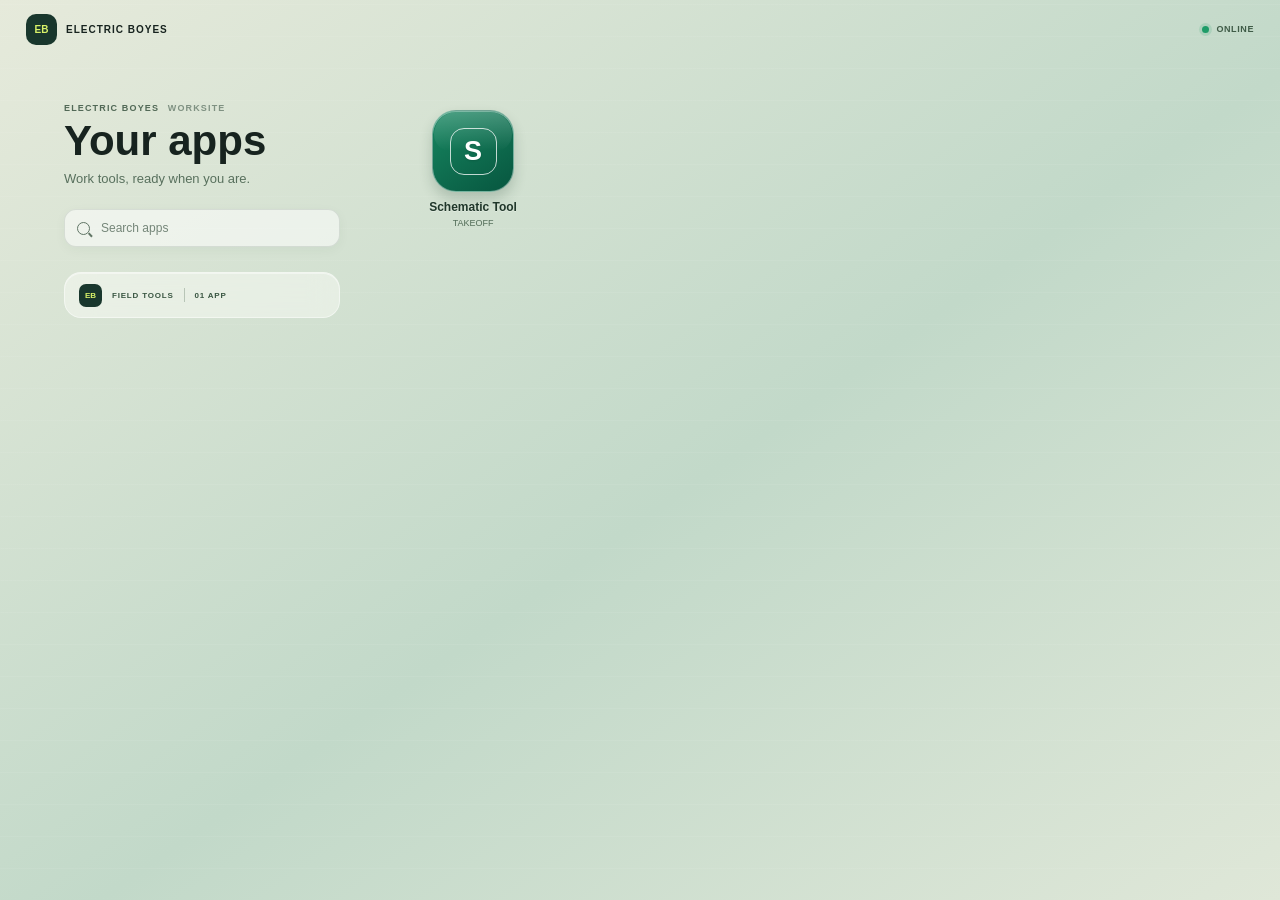
<file: index.html>
<!doctype html>
<html lang="en">
<head>
  <meta charset="utf-8">
  <meta name="viewport" content="width=device-width, initial-scale=1, viewport-fit=cover">
  <meta name="theme-color" content="#17231f">
  <meta name="apple-mobile-web-app-capable" content="yes">
  <meta name="apple-mobile-web-app-title" content="Electric Boyes">
  <link rel="manifest" href="manifest.webmanifest">
  <link rel="icon" href="app/icon.svg" type="image/svg+xml">
  <link rel="apple-touch-icon" href="app/icon.svg">
  <link rel="stylesheet" href="app/launcher.css">
  <title>Electric Boyes | Worksite Hub</title>
  <script defer src="app/catalog.js"></script>
  <script defer src="app/hub.js"></script>
</head>
<body>
  <div class="app-shell">
    <header class="topbar">
      <a class="brand" href="./" aria-label="Electric Boyes app home">
        <span class="brand-mark" aria-hidden="true">EB</span>
        <span class="brand-name">ELECTRIC BOYES</span>
      </a>
      <div class="topbar-actions">
        <div id="connectionStatus" class="connection-status" role="status" aria-live="polite">
          <span class="status-light" aria-hidden="true"></span><span id="connectionLabel">ONLINE</span>
        </div>
        <button id="installButton" class="install-button" type="button" hidden>Install</button>
      </div>
    </header>

    <main class="main-area">
      <section id="homeView" class="home-view" aria-labelledby="homeTitle">
        <div class="screen-heading">
          <div class="screen-eyebrow">ELECTRIC BOYES <span>WORKSITE</span></div>
          <h1 id="homeTitle">Your apps</h1>
          <p>Work tools, ready when you are.</p>
        </div>
        <label class="search-box" for="appSearch">
          <span class="search-icon" aria-hidden="true"></span>
          <input id="appSearch" type="search" placeholder="Search apps" autocomplete="off">
        </label>
        <div id="appGrid" class="app-grid" aria-live="polite"></div>
        <p id="emptySearch" class="empty-search" hidden>No apps match that search.</p>
        <div class="home-dock">
          <span class="dock-mark" aria-hidden="true">EB</span>
          <span>FIELD TOOLS</span>
          <span class="dock-divider"></span>
          <span id="appCount">01 APP</span>
        </div>
      </section>

      <section id="appView" class="app-view" aria-labelledby="appTitle" hidden>
        <div class="screen-toolbar">
          <button id="appBackButton" class="back-button" type="button"><span aria-hidden="true">&#8249;</span> Apps</button>
          <span class="screen-toolbar-label">APP MODULES</span>
          <span class="toolbar-spacer" aria-hidden="true"></span>
        </div>
        <div class="app-identity">
          <span id="activeAppIcon" class="app-icon large" aria-hidden="true"></span>
          <div>
            <div id="activeAppCategory" class="screen-eyebrow">WORK TOOL</div>
            <h1 id="appTitle">Schematic Tool</h1>
            <p id="appDescription"></p>
          </div>
        </div>
        <div class="section-heading"><h2>Modules</h2><span id="moduleCount">01</span></div>
        <div id="moduleGrid" class="module-grid" aria-live="polite"></div>
        <a class="add-module-link" href="README.md#adding-a-tool"><span aria-hidden="true">+</span> Add a module</a>
      </section>

      <section id="toolView" class="tool-view" aria-label="Selected module" hidden>
        <div class="tool-toolbar">
          <button id="moduleBackButton" class="back-button" type="button"><span aria-hidden="true">&#8249;</span><span id="moduleBackLabel">Schematic Tool</span></button>
          <div class="tool-location"><span id="activeToolName">SCHEMATIC TAKEOFF</span></div>
          <span class="local-save-label"><span class="save-dot"></span> ON THIS DEVICE</span>
        </div>
        <iframe id="toolFrame" title="Selected worksite module" allow="clipboard-read; clipboard-write" loading="eager"></iframe>
      </section>
    </main>
  </div>
</body>
</html>
</file>
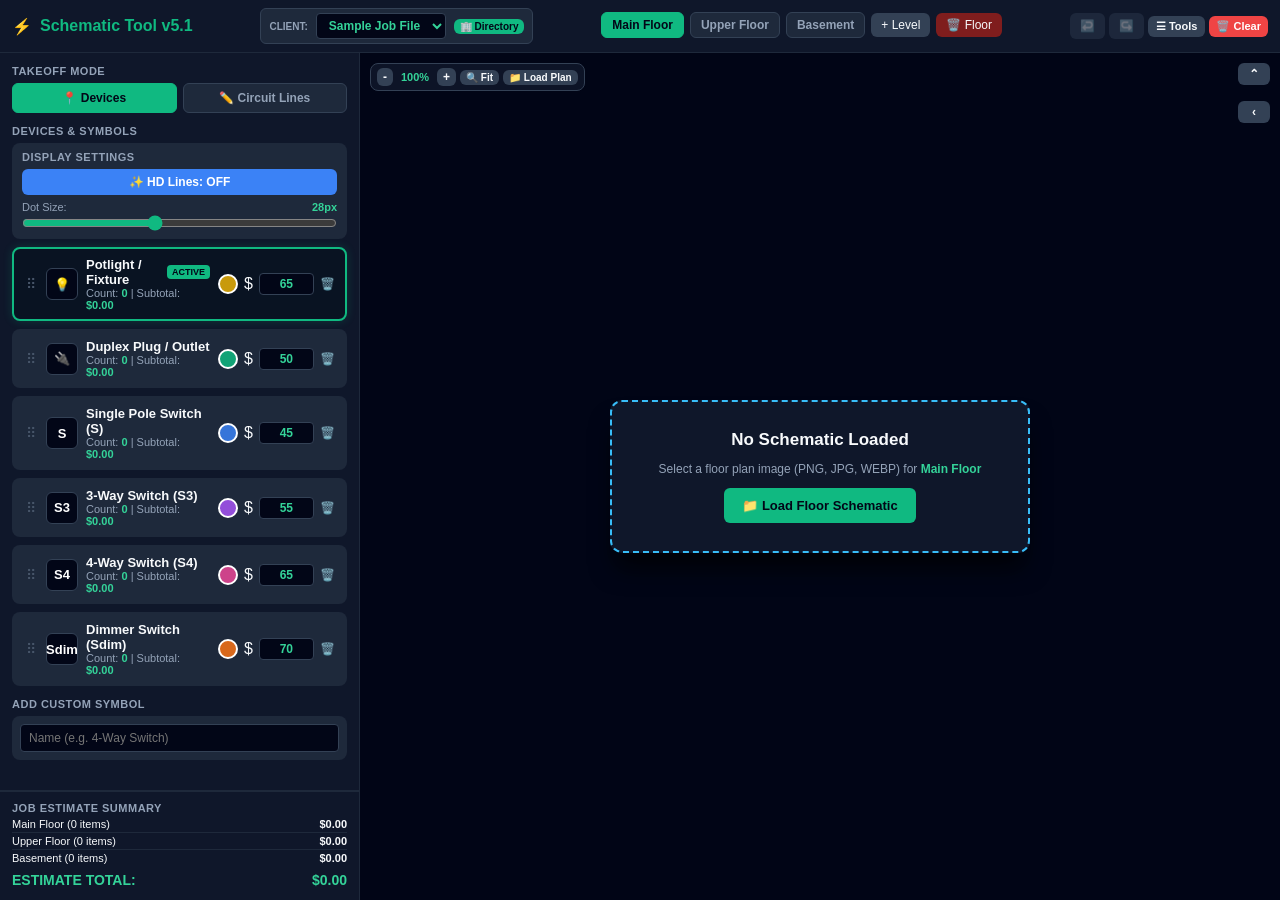
<file: tools/schematic/index.html>
<!DOCTYPE html>
<html lang="en">
<head>
  <meta charset="UTF-8">
  <meta name="viewport" content="width=device-width, initial-scale=1.0, viewport-fit=cover">
  <meta name="apple-mobile-web-app-capable" content="yes">
  <meta name="apple-mobile-web-app-status-bar-style" content="black-translucent">
  <meta name="apple-mobile-web-app-title" content="Schematic Tool v5.1">
  <meta name="theme-color" content="#020617">
  <link rel="apple-touch-icon" href="icon-180.png">
  <title>Schematic Tool v5.1 - Takeoff & Client Manager</title>
  <style>
    :root {
      --marker-size: 28px;
    }

    * { box-sizing: border-box; margin: 0; padding: 0; font-family: -apple-system, BlinkMacSystemFont, "Segoe UI", Roboto, Helvetica, Arial, sans-serif; }
    html, body { height: 100dvh; width: 100vw; overflow: hidden; background-color: #020617; color: #f8fafc; }
    
    body { display: flex; flex-direction: column; }
    
    header { background: #0f172a; border-bottom: 1px solid #1e293b; padding: 8px 12px; display: flex; justify-content: space-between; align-items: center; flex-wrap: wrap; gap: 8px; z-index: 500; flex-shrink: 0; }
    .brand { display: flex; align-items: center; gap: 8px; font-weight: bold; font-size: 16px; color: #10b981; }
    
    .client-bar { display: flex; align-items: center; gap: 8px; background: #1e293b; border: 1px solid #334155; padding: 4px 8px; border-radius: 6px; }
    .client-select { background: #020617; color: #34d399; border: 1px solid #334155; padding: 4px 8px; border-radius: 4px; font-weight: bold; font-size: 12px; outline: none; max-width: 140px; }

    .level-tabs { display: flex; gap: 6px; align-items: center; overflow-x: auto; max-width: 100%; padding-bottom: 2px; }
    .tab-btn { background: #1e293b; color: #94a3b8; border: 1px solid #334155; padding: 5px 10px; border-radius: 6px; cursor: pointer; font-size: 12px; font-weight: 600; white-space: nowrap; }
    .tab-btn.active { background: #10b981; color: #020617; border-color: #10b981; }
    .add-tab-btn { background: #334155; color: #f8fafc; border: none; padding: 5px 10px; border-radius: 6px; cursor: pointer; font-size: 12px; }
    
    /* Responsive Shell */
    .app-body { display: flex; flex: 1; min-height: 0; overflow: hidden; }

    .sidebar { width: 360px; background: #0f172a; border-right: 1px solid #1e293b; display: flex; flex-direction: column; flex-shrink: 0; }
    .sidebar-content { padding: 12px; display: flex; flex-direction: column; gap: 12px; overflow-y: auto; flex: 1; }
    .section-title { font-size: 11px; font-weight: bold; text-transform: uppercase; color: #94a3b8; letter-spacing: 0.5px; margin-bottom: 6px; }
    
    /* Device Cards */
    .device-card { background: #1e293b; border: 2px solid transparent; border-radius: 8px; padding: 8px 10px; cursor: pointer; display: flex; flex-direction: column; gap: 6px; transition: all 0.15s ease; user-select: none; }
    .device-card:hover { border-color: #334155; }
    .device-card.selected { border-color: #10b981; background: #091322; box-shadow: 0 0 10px rgba(16, 185, 129, 0.2); }
    .device-card.drag-over { border-color: #34d399; box-shadow: 0 0 0 2px rgba(52, 211, 153, 0.4); }
    .device-card.dragging { opacity: 0.4; }
    .drag-handle { cursor: grab; color: #475569; font-size: 14px; padding: 0 2px; flex-shrink: 0; touch-action: none; }
    .drag-handle:active { cursor: grabbing; }
    
    .active-badge { display: none; background: #10b981; color: #020617; font-size: 9px; font-weight: 800; padding: 2px 5px; border-radius: 4px; text-transform: uppercase; }
    .device-card.selected .active-badge { display: inline-block; }

    .device-header { display: flex; align-items: center; justify-content: space-between; width: 100%; gap: 8px; }
    .device-info { display: flex; align-items: center; gap: 8px; flex: 1; }
    
    .symbol-badge { width: 32px; height: 32px; border-radius: 6px; background: #020617; border: 1px solid #334155; display: flex; align-items: center; justify-content: center; font-size: 13px; font-weight: bold; flex-shrink: 0; cursor: pointer; color: #ffffff; }
    .device-name { font-size: 13px; font-weight: 700; color: #f8fafc; }
    .price-input { width: 55px; background: #020617; border: 1px solid #334155; color: #34d399; font-weight: bold; border-radius: 4px; padding: 3px 5px; text-align: right; font-size: 12px; }

    .color-dot-btn { width: 20px; height: 20px; border-radius: 50%; border: 2px solid #ffffff; cursor: pointer; flex-shrink: 0; }

    .collapsible-box { background: #020617; padding: 8px; border-radius: 6px; border: 1px solid #334155; margin-top: 2px; display: flex; flex-direction: column; gap: 6px; }
    .radial-dial-row { display: flex; gap: 6px; flex-wrap: wrap; align-items: center; }
    .radial-dial { width: 20px; height: 20px; border-radius: 50%; border: 2px solid rgba(255, 255, 255, 0.2); cursor: pointer; position: relative; }
    .radial-dial.active { border-color: #ffffff; box-shadow: 0 0 0 2px #10b981; transform: scale(1.1); }

    .icon-picker-grid { display: grid; grid-template-columns: repeat(7, 1fr); gap: 4px; max-height: 120px; overflow-y: auto; padding: 2px; }
    .icon-option { background: #1e293b; border: 1px solid #334155; border-radius: 4px; padding: 4px 2px; font-size: 11px; font-weight: bold; text-align: center; cursor: pointer; }
    .icon-option:hover, .icon-option.active { border-color: #10b981; background: #10b981; color: #000; }

    .mode-switch-grid { display: grid; grid-template-columns: 1fr 1fr; gap: 6px; }
    .mode-btn { background: #1e293b; color: #94a3b8; border: 1px solid #334155; padding: 7px; border-radius: 6px; font-weight: bold; font-size: 12px; cursor: pointer; display: flex; align-items: center; justify-content: center; gap: 6px; }
    .mode-btn.active { background: #10b981; color: #020617; border-color: #10b981; }

    .btn { background: #10b981; color: #020617; font-weight: bold; border: none; padding: 6px 10px; border-radius: 6px; cursor: pointer; font-size: 12px; display: inline-flex; align-items: center; justify-content: center; gap: 6px; }
    .btn:disabled { opacity: 0.4; cursor: not-allowed; }
    .btn-hd { background: #3b82f6; color: #ffffff; }
    .btn-hd.active { background: #10b981; color: #020617; }
    .btn-secondary { background: #334155; color: #f8fafc; }
    .btn-danger { background: #ef4444; color: #ffffff; }

    /* Workspace & Canvas */
    .workspace { flex: 1; background: #020617; position: relative; overflow: hidden; user-select: none; touch-action: none; }
    .plan-container { position: absolute; top: 0; left: 0; transform-origin: 0 0; border: 1px dashed #334155; border-radius: 8px; background: #090d16; user-select: none; }
    .plan-image { display: block; height: auto; user-select: none; border-radius: 8px; pointer-events: none; }
    
    .plan-image.hd-enhance {
      image-rendering: auto;
      filter: contrast(160%) brightness(110%) saturate(130%) grayscale(12%);
      transform: scale(1.02);
      transform-origin: center center;
    }

    /* Markers */
    .marker { position: absolute; width: var(--marker-size, 28px); height: var(--marker-size, 28px); border-radius: 50%; transform: translate(-50%, -50%); cursor: pointer; display: flex; align-items: center; justify-content: center; box-shadow: 0 0 6px rgba(0,0,0,0.6); border: none; pointer-events: auto; z-index: 50; transition: transform 0.1s ease; }
    .marker:hover { transform: translate(-50%, -50%) scale(1.3); z-index: 100; }

    /* Non-Zoomable Center Upload Box */
    .upload-overlay-fixed { position: absolute; inset: 0; display: flex; align-items: center; justify-content: center; z-index: 250; pointer-events: auto; background: rgba(2, 6, 23, 0.85); backdrop-filter: blur(4px); padding: 16px; }
    .upload-box-card { background: #0f172a; border: 2px dashed #38bdf8; border-radius: 12px; padding: 28px 20px; display: flex; flex-direction: column; align-items: center; justify-content: center; gap: 12px; text-align: center; max-width: 420px; width: 100%; box-shadow: 0 20px 25px -5px rgba(0, 0, 0, 0.7); }

    /* Sticky Footer Totals Card */
    .summary-card { background: #0f172a; border-top: 2px solid #1e293b; padding: 10px 12px; flex-shrink: 0; }
    .summary-row { display: flex; justify-content: space-between; font-size: 11px; padding: 2px 0; border-bottom: 1px solid #1e293b; }
    .summary-row:last-child { border-bottom: none; }
    .total-price { color: #34d399; font-weight: bold; font-size: 14px; margin-top: 4px; }

    .new-dev-form { display: flex; flex-direction: column; gap: 6px; background: #1e293b; padding: 8px; border-radius: 8px; }
    .new-dev-form.collapsed .advanced-device-tools { display: none; }
    .advanced-device-tools { display: block; }
    .input-text { background: #020617; border: 1px solid #334155; color: #fff; padding: 6px 8px; border-radius: 4px; font-size: 12px; width: 100%; }

    .scan-settings { background: #1e293b; padding: 8px 10px; border-radius: 8px; display: flex; flex-direction: column; gap: 6px; }
    .slider-container { display: flex; flex-direction: column; gap: 2px; font-size: 11px; color: #94a3b8; }
    .slider { width: 100%; accent-color: #10b981; }

    /* Zoom Menu */
    .zoom-controls { position: absolute; top: 10px; left: 10px; background: rgba(15, 23, 42, 0.90); backdrop-filter: blur(8px); border: 1px solid #334155; padding: 4px 6px; border-radius: 8px; display: flex; align-items: center; gap: 4px; z-index: 300; }
    .pan-hint { display: none; }
    .menu-chevron { position: absolute; right: 10px; z-index: 400; min-width: 32px; padding: 4px 8px; }
    .top-menu-toggle { top: 10px; }
    .side-menu-toggle { top: 48px; }
    body.top-menu-hidden header { display: none; }
    body.side-menu-hidden .sidebar { display: none; }

    /* Notifications & Modals */
    .toast-container { position: fixed; top: 70px; right: 16px; z-index: 9999; display: flex; flex-direction: column; gap: 8px; pointer-events: none; }
    .toast { pointer-events: auto; background: #0f172a; border: 1px solid #334155; color: #f8fafc; padding: 8px 14px; border-radius: 8px; font-size: 12px; font-weight: 500; box-shadow: 0 10px 25px -5px rgba(0, 0, 0, 0.6); display: flex; align-items: center; gap: 8px; border-left: 4px solid #10b981; max-width: 300px; }
    .toast.toast-warning { border-left-color: #f59e0b; }
    .toast.toast-danger { border-left-color: #ef4444; }
    .toast.toast-info { border-left-color: #0284c7; }

    .modal-overlay { position: fixed; inset: 0; background: rgba(2, 6, 23, 0.8); backdrop-filter: blur(4px); z-index: 9000; display: flex; align-items: center; justify-content: center; padding: 16px; }
    .modal-card { background: #0f172a; border: 1px solid #334155; border-radius: 12px; padding: 16px; width: 100%; max-width: 420px; box-shadow: 0 20px 25px -5px rgba(0, 0, 0, 0.8); display: flex; flex-direction: column; gap: 12px; }
    .modal-title { font-size: 15px; font-weight: bold; color: #f8fafc; }
    .modal-actions { display: flex; justify-content: flex-end; gap: 8px; margin-top: 4px; }

    .client-list { display: flex; flex-direction: column; gap: 6px; max-height: 200px; overflow-y: auto; }
    .client-item { background: #1e293b; border: 1px solid #334155; padding: 8px 10px; border-radius: 6px; display: flex; justify-content: space-between; align-items: center; cursor: pointer; }
    .client-item.active { border-color: #10b981; background: #091322; }

    .tools-menu { position: relative; }
    .tools-menu-panel { position: absolute; top: calc(100% + 6px); right: 0; display: none; flex-direction: column; gap: 5px; min-width: 170px; padding: 7px; background: #0f172a; border: 1px solid #334155; border-radius: 8px; box-shadow: 0 12px 24px rgba(0, 0, 0, 0.55); z-index: 800; }
    .tools-menu-panel.open { display: flex; }
    .tools-menu-panel .btn { width: 100%; justify-content: flex-start; }

    @media (max-width: 768px) {
      .toast-container { top: 124px; right: 10px; }
      .tools-menu-panel { position: fixed; top: 112px; right: 10px; }
    }

    @media (max-width: 900px) and (orientation: portrait) {
      .app-body { flex-direction: column-reverse; }
      .sidebar { width: 100% !important; height: auto !important; flex: 0 0 45%; border-top: 1px solid #1e293b; border-right: 0; }
      .workspace { width: 100%; height: auto !important; min-height: 0; flex: 0 0 55%; }
      body.side-menu-hidden .workspace { flex-basis: 100%; }
    }

    @media (max-width: 900px) and (orientation: landscape) and (max-height: 600px) {
      .sidebar { width: 300px; }
      header { gap: 5px; padding: 5px 8px; }
      .brand { font-size: 13px; }
      .level-tabs { max-width: 36vw; }
      .tab-btn { padding: 4px 7px; font-size: 11px; }
    }
  </style>
</head>
<body>

  <header>
    <div class="brand">
      <span>⚡</span> Schematic Tool v5.1
    </div>

    <div class="client-bar">
      <span style="font-size: 10px; color: #94a3b8; font-weight: bold;">CLIENT:</span>
      <select id="clientSelect" class="client-select" onchange="switchClient(this.value)"></select>
      <button class="btn" style="padding: 2px 6px; font-size: 10px;" onclick="openClientManager()">🏢 Directory</button>
    </div>
    
    <div class="level-tabs" id="levelTabs"></div>
    
    <div style="display: flex; gap: 4px; align-items: center; flex-wrap: wrap;">
      <button class="btn btn-secondary" id="undoBtn" onclick="undo()" disabled title="Undo">↩️</button>
      <button class="btn btn-secondary" id="redoBtn" onclick="redo()" disabled title="Redo">↪️</button>
      
      <div class="tools-menu">
        <button class="btn btn-secondary" id="toolsMenuButton" style="padding: 4px 8px; font-size: 11px;" onclick="toggleToolsMenu(event)" title="Open file and export tools">☰ Tools</button>
        <div class="tools-menu-panel" id="toolsMenuPanel">
          <button class="btn btn-secondary" onclick="runToolAction(exportSummary)">📋 Summary</button>
          <button class="btn btn-secondary" onclick="runToolAction(exportJPG)">🖼️ JPG</button>
          <button class="btn btn-secondary" onclick="runToolAction(exportPDF)">📄 PDF</button>
          <button class="btn btn-secondary" onclick="runToolAction(exportProjectJSON)">💾 Save .ebproj</button>
          <button class="btn btn-secondary" onclick="runToolAction(exportAllClients)">⬇️ Backup All</button>
          <button class="btn btn-secondary" onclick="runOpenTool()">📂 Open</button>
          <button class="btn btn-secondary" onclick="runToolAction(function() { rotateActiveSchematic(-90); })">↶ Rotate Left</button>
          <button class="btn btn-secondary" onclick="runToolAction(function() { rotateActiveSchematic(90); })">↷ Rotate Right</button>
        </div>
        <input type="file" id="importFile" accept=".json,.ebproj,.ebbackup" style="display:none;" onchange="importProjectJSON(event)">
      </div>

      <button class="btn btn-danger" style="padding: 4px 7px; font-size: 11px;" onclick="confirmClearActiveLevel()" title="Clear Level Content">🗑️ Clear</button>
    </div>
  </header>

  <div class="app-body">
    <aside class="sidebar">
      <div class="sidebar-content">
        <div>
          <div class="section-title">Takeoff Mode</div>
          <div class="mode-switch-grid">
            <button class="mode-btn active" id="modeMarkerBtn" onclick="setToolMode('marker')">📍 Devices</button>
            <button class="mode-btn" id="modeLineBtn" onclick="setToolMode('line')">✏️ Circuit Lines</button>
          </div>
        </div>

        <!-- Circuit Wiring & Arc Controls -->
        <div id="lineColorSection" class="scan-settings" style="display: none;">
          <div class="section-title" style="margin-bottom: 0;">Circuit Line Settings</div>
          <div style="font-size: 10px; color: #94a3b8;">Wire Color:</div>
          <div class="radial-dial-row" id="lineColorGrid"></div>

          <div class="slider-container">
            <div style="display: flex; justify-content: space-between;">
              <span>Thickness:</span>
              <b id="lineThicknessVal" style="color: #34d399;">4px</b>
            </div>
            <input type="range" id="lineThicknessSlider" class="slider" min="1" max="16" value="4" oninput="updateLineThickness(this.value, true)">
          </div>

          <div>
            <div style="font-size: 10px; color: #94a3b8; font-weight: 600; margin-bottom: 4px;">Pattern:</div>
            <div class="mode-switch-grid" style="grid-template-columns: 1fr 1fr 1fr;">
              <button class="mode-btn active" id="styleDottedBtn" onclick="setLineStyle('dotted')">••• Dotted</button>
              <button class="mode-btn" id="styleDashedBtn" onclick="setLineStyle('dashed')">--- Dashed</button>
              <button class="mode-btn" id="styleSolidBtn" onclick="setLineStyle('solid')">—— Solid</button>
            </div>
          </div>

          <div style="border-top: 1px dashed #334155; padding-top: 6px;">
            <div class="slider-container">
              <div style="display: flex; justify-content: space-between; align-items: center;">
                <span>Arc Curvature:</span>
                <b id="lineArcVal" style="color: #34d399;">0 (Straight)</b>
              </div>
              <input type="range" id="lineArcSlider" class="slider" min="-80" max="80" value="0" oninput="updateLineArc(this.value, true)">
            </div>

            <div class="mode-switch-grid" style="grid-template-columns: 1fr 1fr; margin-top: 6px;">
              <button class="mode-btn" onclick="flipArcDirection()">🔄 Flip Arc</button>
              <button class="mode-btn" onclick="resetArcStraight()">📏 Straight</button>
            </div>
          </div>
        </div>

        <div>
          <div class="section-title">Devices & Symbols</div>
          <div class="scan-settings" style="margin-bottom: 8px;">
            <div class="section-title" style="margin-bottom: 0;">Display Settings</div>
            <button class="btn btn-hd" id="hdBtn" onclick="toggleHDEnhance()">✨ HD Lines: OFF</button>

            <div class="slider-container">
              <div style="display: flex; justify-content: space-between;">
                <span>Dot Size:</span>
                <b id="markerSizeVal" style="color: #34d399;">28px</b>
              </div>
              <input type="range" id="markerSizeSlider" class="slider" min="5" max="60" value="28" oninput="updateMarkerSize(this.value, true)">
            </div>
          </div>
          <div id="devicePalette" style="display: flex; flex-direction: column; gap: 8px;"></div>
        </div>

        <div>
          <div class="section-title">Add Custom Symbol</div>
          <div class="new-dev-form collapsed" id="customDeviceForm">
            <input type="text" id="newDevName" placeholder="Name (e.g. 4-Way Switch)" class="input-text" oninput="toggleCustomDeviceForm(this.value)">
            
            <div class="advanced-device-tools">
              <div style="font-size: 10px; color: #94a3b8; font-weight: 600;">Symbol Icon:</div>
              <div class="icon-picker-grid" id="newDevIconGrid"></div>

              <div style="font-size: 10px; color: #94a3b8; font-weight: 600; margin-top: 2px;">Dot Color:</div>
              <div class="radial-dial-row" id="newDevRadialGrid"></div>

              <input type="number" id="newDevPrice" placeholder="Unit Price ($)" value="50" class="input-text" style="margin-top: 2px;">
              <button class="btn" onclick="addCustomDevice()">+ Add Device Type</button>
            </div>
          </div>
        </div>

      </div>

      <!-- Always Visible Footer Summary -->
      <div class="summary-card">
        <div class="section-title" style="margin-bottom: 2px;">Job Estimate Summary</div>
        <div id="summaryRows"></div>
        <div class="summary-row total-price">
          <span>ESTIMATE TOTAL:</span>
          <span id="grandTotal">$0.00</span>
        </div>
      </div>
    </aside>

    <main class="workspace" id="workspace">
      <!-- Fixed, Centered Non-Zoomable Upload Overlay -->
      <div id="uploadOverlay" class="upload-overlay-fixed" style="display: none;">
        <div class="upload-box-card">
          <p style="font-size: 17px; font-weight: bold; color: #f8fafc;">No Schematic Loaded</p>
          <p style="font-size: 12px; color: #94a3b8;">Select a floor plan image (PNG, JPG, WEBP) for <b id="targetLevelNameText" style="color:#34d399;">Active Floor</b></p>
          <input type="file" id="fileInput" accept="image/*" style="display:none;" onchange="handleImageUpload(event)">
          <button class="btn" style="padding: 10px 18px; font-size: 13px;" onclick="document.getElementById('fileInput').click()">📁 Load Floor Schematic</button>
        </div>
      </div>

      <div class="zoom-controls">
        <button class="btn btn-secondary" style="padding: 2px 6px;" onclick="zoomOut()">-</button>
        <span id="zoomVal" style="font-size: 11px; font-weight: bold; color: #34d399; min-width: 36px; text-align: center;">100%</span>
        <button class="btn btn-secondary" style="padding: 2px 6px;" onclick="zoomIn()">+</button>
        <button class="btn btn-secondary" style="padding: 2px 6px; font-size: 10px;" onclick="fitSchematicFullSize()">🔍 Fit</button>
        <button class="btn btn-secondary" style="padding: 2px 6px; font-size: 10px;" onclick="document.getElementById('fileInput').click()">📁 Load Plan</button>
      </div>

      <button class="btn btn-secondary menu-chevron top-menu-toggle" id="topMenuToggle" onmousedown="stopMenuToggleEvent(event)" ontouchstart="stopMenuToggleEvent(event)" onclick="toggleTopMenu(event)" title="Hide top menu">⌃</button>
      <button class="btn btn-secondary menu-chevron side-menu-toggle" id="sideMenuToggle" onmousedown="stopMenuToggleEvent(event)" ontouchstart="stopMenuToggleEvent(event)" onclick="toggleSideMenu(event)" title="Hide side menu">‹</button>

      <div class="plan-container" id="planContainer">
        <img id="planImage" class="plan-image" style="display:none;" />
        <svg id="svgOverlay" viewBox="0 0 100 100" preserveAspectRatio="none" style="position: absolute; inset: 0; width: 100%; height: 100%; pointer-events: none; z-index: 40;"></svg>
        <div id="markerOverlay"></div>
      </div>
    </main>
  </div>

  <div id="toastContainer" class="toast-container"></div>

  <!-- Client Directory Modal -->
  <div id="clientModal" class="modal-overlay" style="display: none;">
    <div class="modal-card">
      <div class="modal-title">Client Directory</div>
      <div class="client-list" id="clientListContainer"></div>
      
      <div style="border-top: 1px solid #334155; padding-top: 10px; display: flex; flex-direction: column; gap: 6px;">
        <div style="font-size: 11px; font-weight: bold; color: #94a3b8;">+ Add New Client Job File</div>
        <input type="text" id="newClientName" placeholder="Client Name (e.g. Miller Residence)" class="input-text">
        <input type="text" id="newClientAddress" placeholder="Site Address / Job Notes" class="input-text">
        <button class="btn" onclick="addNewClient()">Create Client File</button>
      </div>

      <div class="modal-actions">
        <button class="btn btn-secondary" onclick="closeClientManager()">Close</button>
      </div>
    </div>
  </div>

  <!-- Confirmation Modal -->
  <div id="confirmModal" class="modal-overlay" style="display: none;">
    <div class="modal-card">
      <div class="modal-title" id="confirmTitle">Confirm Action</div>
      <div style="font-size: 13px; color: #94a3b8;" id="confirmText">Are you sure?</div>
      <div class="modal-actions">
        <button class="btn btn-secondary" id="confirmCancelBtn">Cancel</button>
        <button class="btn btn-danger" id="confirmOkBtn">Confirm</button>
      </div>
    </div>
  </div>

  <script>
    var PRESET_COLORS = [
      { id: 'yellow',  rgba: 'rgba(234, 179, 8, 0.85)', solid: '#eab308' },
      { id: 'emerald', rgba: 'rgba(16, 185, 129, 0.85)', solid: '#10b981' },
      { id: 'blue',    rgba: 'rgba(59, 130, 246, 0.85)', solid: '#3b82f6' },
      { id: 'purple',  rgba: 'rgba(168, 85, 247, 0.85)', solid: '#a855f7' },
      { id: 'pink',    rgba: 'rgba(236, 72, 153, 0.85)', solid: '#ec4899' },
      { id: 'orange',  rgba: 'rgba(249, 115, 22, 0.85)', solid: '#f97316' },
      { id: 'cyan',    rgba: 'rgba(6, 182, 212, 0.85)',  solid: '#06b6d4' },
      { id: 'lime',    rgba: 'rgba(132, 204, 22, 0.85)', solid: '#84cc16' },
      { id: 'crimson', rgba: 'rgba(239, 68, 68, 0.85)',  solid: '#ef4444' },
      { id: 'indigo',  rgba: 'rgba(99, 102, 241, 0.85)', solid: '#6366f1' }
    ];

    var PRESET_ICONS = [
      '💡', '🔌', '🔀', '⚡', '🚨', '🌀', '🛜', '🔔', '☀️', '🔋', '📍', '🚪',
      '🎛️', '🔘', '🛋️', '⚙️', '🪟', '♨️', '📻', '📺', '🪛', '📶', '🎚️', '🔆',
      'R', 'S', 'S3', 'S4', 'Sdim', 'K', 'T', 'GFI', 'WP'
    ];

    var DEFAULT_DEVICES = [
      { id: 'dev_potlight', name: 'Potlight / Fixture', price: 65.00, color: PRESET_COLORS[0].rgba, icon: '💡' },
      { id: 'dev_plug', name: 'Duplex Plug / Outlet', price: 50.00, color: PRESET_COLORS[1].rgba, icon: '🔌' },
      { id: 'dev_switch', name: 'Single Pole Switch (S)', price: 45.00, color: PRESET_COLORS[2].rgba, icon: 'S' },
      { id: 'dev_3way', name: '3-Way Switch (S3)', price: 55.00, color: PRESET_COLORS[3].rgba, icon: 'S3' },
      { id: 'dev_4way', name: '4-Way Switch (S4)', price: 65.00, color: PRESET_COLORS[4].rgba, icon: 'S4' },
      { id: 'dev_dimmer', name: 'Dimmer Switch (Sdim)', price: 70.00, color: PRESET_COLORS[5].rgba, icon: 'Sdim' }
    ];

    function loadData(key, fallback) {
      try {
        var d = localStorage.getItem(key);
        return d ? JSON.parse(d) : fallback;
      } catch(e) { return fallback; }
    }

    var clientDatabase = null;
    var clientDatabaseReady = false;
    var pendingClientSave = false;

    function openClientDatabase() {
      if (!window.indexedDB) return;

      var request = window.indexedDB.open('schematic_tool_v51', 1);
      request.onupgradeneeded = function(event) {
        event.target.result.createObjectStore('app', { keyPath: 'id' });
      };
      request.onsuccess = function(event) {
        clientDatabase = event.target.result;
        var transaction = clientDatabase.transaction('app', 'readwrite');
        var store = transaction.objectStore('app');
        var readRequest = store.get('clients');

        readRequest.onsuccess = function() {
          if (Array.isArray(readRequest.result && readRequest.result.value) && readRequest.result.value.length > 0) {
            state.clients = readRequest.result.value;
            state.activeClientId = state.clients[0].id;
            syncActiveClientFromState();
            renderAll();
          } else {
            store.put({ id: 'clients', value: state.clients });
          }

          clientDatabaseReady = true;
          if (pendingClientSave) saveClientsToDatabase();
          try { localStorage.removeItem('eb_clients_v51'); } catch(e) {}
        };
      };
      request.onerror = function() { clientDatabase = null; };
    }

    function saveClientsToDatabase() {
      if (!clientDatabaseReady || !clientDatabase) {
        pendingClientSave = true;
        return;
      }

      pendingClientSave = false;
      try {
        var transaction = clientDatabase.transaction('app', 'readwrite');
        transaction.objectStore('app').put({ id: 'clients', value: state.clients });
      } catch(e) {
        pendingClientSave = true;
        console.error('IndexedDB save failed', e);
      }
    }

    function loadClients() {
      var clients = loadData('eb_clients_v51', null);
      if (Array.isArray(clients) && clients.length > 0) return clients;

      var recoveryClients = loadData('eb_clients_v51_recovery', []);
      return Array.isArray(recoveryClients) ? recoveryClients : [];
    }

    function escapeHtml(str) {
      return String(str == null ? '' : str).replace(/[&<>"']/g, function(ch) {
        return { '&': '&amp;', '<': '&lt;', '>': '&gt;', '"': '&quot;', "'": '&#39;' }[ch];
      });
    }

    var selectedNewDevColor = PRESET_COLORS[0].rgba;
    var selectedNewDevIcon = PRESET_ICONS[0];
    var activeLineColor = PRESET_COLORS[0].solid;
    var DEFAULT_MARKER_SIZE = 28;
    var legacyMarkerSize = parseInt(loadData('eb_markersize_v51', DEFAULT_MARKER_SIZE), 10) || DEFAULT_MARKER_SIZE;

    var state = {
      activeClientId: null,
      clients: loadClients(),
      toolMode: 'marker',
      activeLevelId: 'lvl_main',
      activeDeviceId: 'dev_potlight',
      lastMarkerDeviceId: 'dev_potlight',
      selectedLineId: null,
      openColorPickerDevId: null,
      openIconPickerDevId: null,
      markerSize: legacyMarkerSize,
      lineThickness: loadData('eb_linethickness_v51', 4),
      lineStyle: loadData('eb_linestyle_v51', 'dotted'),
      lineArc: loadData('eb_linearc_v51', 0),
      isHDEnhance: false,
      topMenuHidden: false,
      sideMenuHidden: false,
      isDrawingLine: false,
      lineStart: { xPct: 0, yPct: 0 },
      devices: DEFAULT_DEVICES,
      levels: [
        { id: 'lvl_main', name: 'Main Floor', imageData: null, markers: [], lines: [], markerSize: legacyMarkerSize },
        { id: 'lvl_upper', name: 'Upper Floor', imageData: null, markers: [], lines: [], markerSize: legacyMarkerSize },
        { id: 'lvl_basement', name: 'Basement', imageData: null, markers: [], lines: [], markerSize: legacyMarkerSize }
      ]
    };

    if (!state.clients || state.clients.length === 0) {
      state.clients = [{
        id: 'client_default',
        name: 'Sample Job File',
        address: '123 Site St',
        devices: JSON.parse(JSON.stringify(DEFAULT_DEVICES)),
        levels: JSON.parse(JSON.stringify(state.levels))
      }];
      state.activeClientId = 'client_default';
    } else {
      state.activeClientId = state.clients[0].id;
    }

    function syncActiveClientFromState() {
      var client = state.clients.find(function(c) { return c.id === state.activeClientId; });
      if (client) {
        state.devices = client.devices || DEFAULT_DEVICES;
        state.levels = client.levels || [];
      }
    }

    function syncActiveClientToState() {
      var client = state.clients.find(function(c) { return c.id === state.activeClientId; });
      if (client) {
        client.devices = state.devices;
        client.levels = state.levels;
      }
    }

    syncActiveClientFromState();

    var floorHistory = {};
    var saveTimer = null;
    var sliderUndoState = { thickness: false, arc: false };

    function getFloorHistory(levelId) {
      if (!levelId) levelId = state.activeLevelId;
      var key = state.activeClientId + '::' + levelId;
      if (!floorHistory[key]) floorHistory[key] = { undo: [], redo: [] };
      return floorHistory[key];
    }

    function cloneLevel(level) {
      return JSON.parse(JSON.stringify(level || { id: state.activeLevelId, name: '', imageData: null, markers: [], lines: [] }));
    }

    function pushUndo() {
      syncActiveClientToState();
      var lvl = getActiveLevel();
      if (!lvl) return;

      var hist = getFloorHistory(lvl.id);
      var snapshot = getCurrentLevelSnapshot(lvl.id);
      if (!snapshot) return;
      hist.undo.push(JSON.stringify(snapshot));
      if (hist.undo.length > 18) hist.undo.shift();
      hist.redo = [];
      updateUndoRedoButtons();
    }

    function undo() {
      var lvl = getActiveLevel();
      if (!lvl) return;

      var hist = getFloorHistory(lvl.id);
      if (hist.undo.length === 0) return;

      var currentSnapshot = getCurrentLevelSnapshot(lvl.id);
      hist.redo.push(JSON.stringify(currentSnapshot));
      var prevLevel = JSON.parse(hist.undo.pop());
      restoreLevelSnapshot(lvl.id, prevLevel);

      saveData();
      renderAll();
      showToast('Undo performed on ' + lvl.name, 'info');
    }

    function redo() {
      var lvl = getActiveLevel();
      if (!lvl) return;

      var hist = getFloorHistory(lvl.id);
      if (hist.redo.length === 0) return;

      var currentSnapshot = getCurrentLevelSnapshot(lvl.id);
      hist.undo.push(JSON.stringify(currentSnapshot));
      var nextLevel = JSON.parse(hist.redo.pop());
      restoreLevelSnapshot(lvl.id, nextLevel);

      saveData();
      renderAll();
      showToast('Redo performed on ' + lvl.name, 'info');
    }

    function updateUndoRedoButtons() {
      var lvl = getActiveLevel();
      var hist = getFloorHistory(lvl ? lvl.id : state.activeLevelId);
      document.getElementById('undoBtn').disabled = (hist.undo.length === 0);
      document.getElementById('redoBtn').disabled = (hist.redo.length === 0);
    }

    function getCurrentLevelSnapshot(levelId) {
      var found = state.levels.find(function(level) { return level.id === levelId; });
      if (!found) return null;
      return JSON.parse(JSON.stringify({
        id: found.id,
        name: found.name,
        imageData: found.imageData,
        markers: found.markers || [],
        lines: found.lines || [],
        markerSize: getLevelMarkerSize(found)
      }));
    }

    function restoreLevelSnapshot(levelId, snapshot) {
      if (!snapshot) return;
      var idx = state.levels.findIndex(function(level) { return level.id === levelId; });
      if (idx < 0) return;
      state.levels[idx] = Object.assign({}, snapshot, {
        id: levelId,
        markers: snapshot.markers || [],
        lines: snapshot.lines || [],
        imageData: snapshot.imageData || null,
        markerSize: getLevelMarkerSize(snapshot)
      });
    }

    var zoomScale = 1;
    var panX = 20;
    var panY = 20;
    var isPanning = false;

    function showToast(message, type) {
      type = type || 'success';
      var container = document.getElementById('toastContainer');
      var toast = document.createElement('div');
      toast.className = 'toast toast-' + type;
      var icon = type === 'success' ? '✅' : type === 'warning' ? '⚠️' : type === 'danger' ? '🚨' : 'ℹ️';
      toast.innerHTML = '<span>' + icon + '</span><span>' + escapeHtml(message) + '</span>';
      container.appendChild(toast);

      setTimeout(function() {
        if (toast.parentNode) toast.parentNode.removeChild(toast);
      }, 3000);
    }

    function showConfirm(title, message, onConfirm) {
      var modal = document.getElementById('confirmModal');
      document.getElementById('confirmTitle').innerText = title;
      document.getElementById('confirmText').innerText = message;
      modal.style.display = 'flex';

      var okBtn = document.getElementById('confirmOkBtn');
      var cancelBtn = document.getElementById('confirmCancelBtn');

      var cleanup = function() {
        modal.style.display = 'none';
        okBtn.onclick = null;
        cancelBtn.onclick = null;
      };

      okBtn.onclick = function() { cleanup(); onConfirm(); };
      cancelBtn.onclick = function() { cleanup(); };
    }

    function saveData() {
      try {
        syncActiveClientToState();
        saveClientsToDatabase();
        localStorage.removeItem('eb_clients_v51_recovery');
        localStorage.setItem('eb_linethickness_v51', JSON.stringify(state.lineThickness));
        localStorage.setItem('eb_linestyle_v51', JSON.stringify(state.lineStyle));
        localStorage.setItem('eb_linearc_v51', JSON.stringify(state.lineArc));
      } catch(e) {
        console.error('saveData failed', e);
        showToast('Auto-save failed (storage full?). Export a backup now!', 'danger');
      }
    }

    function scheduleSaveData() {
      if (saveTimer) clearTimeout(saveTimer);
      saveTimer = setTimeout(function() {
        saveTimer = null;
        sliderUndoState.thickness = false;
        sliderUndoState.arc = false;
        saveData();
      }, 250);
    }

    /* Client Directory */
    function renderClientSelect() {
      var sel = document.getElementById('clientSelect');
      var html = '';
      state.clients.forEach(function(c) {
        var selAttr = c.id === state.activeClientId ? 'selected' : '';
        html += '<option value="' + c.id + '" ' + selAttr + '>' + escapeHtml(c.name) + '</option>';
      });
      sel.innerHTML = html;
    }

    function switchClient(clientId) {
      pushUndo();
      syncActiveClientToState();
      state.activeClientId = clientId;
      syncActiveClientFromState();

      if (state.levels.length > 0) {
        state.activeLevelId = state.levels[0].id;
      }
      saveData();
      renderAll();
      showToast('Switched client job file', 'info');
    }

    function openClientManager() {
      renderClientList();
      document.getElementById('clientModal').style.display = 'flex';
    }

    function closeClientManager() {
      document.getElementById('clientModal').style.display = 'none';
    }

    function renderClientList() {
      var container = document.getElementById('clientListContainer');
      var html = '';
      state.clients.forEach(function(c) {
        var isActive = c.id === state.activeClientId;
        html += '<div class="client-item ' + (isActive ? 'active' : '') + '">';
        html += '  <div style="flex:1;" onclick="switchClient(\'' + c.id + '\'); closeClientManager();">';
        html += '    <div style="font-weight:bold; font-size:13px; color:#f8fafc;">' + escapeHtml(c.name) + '</div>';
        html += '    <div style="font-size:11px; color:#94a3b8;">' + escapeHtml(c.address || 'No address set') + '</div>';
        html += '  </div>';
        if (state.clients.length > 1) {
          html += '  <button class="btn btn-danger" style="padding:2px 6px; font-size:10px;" onclick="deleteClient(\'' + c.id + '\')">Delete</button>';
        }
        html += '</div>';
      });
      container.innerHTML = html;
    }

    function addNewClient() {
      var name = document.getElementById('newClientName').value.trim();
      var address = document.getElementById('newClientAddress').value.trim();

      if (!name) {
        showToast('Enter client name', 'warning');
        return;
      }

      pushUndo();
      var newC = {
        id: 'client_' + Date.now(),
        name: name,
        address: address,
        devices: JSON.parse(JSON.stringify(DEFAULT_DEVICES)),
        levels: [
          { id: 'lvl_main', name: 'Main Floor', imageData: null, markers: [], lines: [], markerSize: DEFAULT_MARKER_SIZE },
          { id: 'lvl_upper', name: 'Upper Floor', imageData: null, markers: [], lines: [], markerSize: DEFAULT_MARKER_SIZE },
          { id: 'lvl_basement', name: 'Basement', imageData: null, markers: [], lines: [], markerSize: DEFAULT_MARKER_SIZE }
        ]
      };

      state.clients.push(newC);
      state.activeClientId = newC.id;
      syncActiveClientFromState();

      document.getElementById('newClientName').value = '';
      document.getElementById('newClientAddress').value = '';
      closeClientManager();
      saveData();
      renderAll();
      showToast('Created client file', 'success');
    }

    function deleteClient(clientId) {
      showConfirm('Delete Client', 'Are you sure you want to delete this entire client file?', function() {
        pushUndo();
        state.clients = state.clients.filter(function(c) { return c.id !== clientId; });
        if (state.activeClientId === clientId) {
          state.activeClientId = state.clients[0].id;
          syncActiveClientFromState();
        }
        saveData();
        renderAll();
        renderClientList();
        showToast('Client file deleted', 'danger');
      });
    }

    /* Import & Export Tools */
    function exportProjectJSON() {
      syncActiveClientToState();
      var client = state.clients.find(function(c) { return c.id === state.activeClientId; });
      var dataStr = "data:text/json;charset=utf-8," + encodeURIComponent(JSON.stringify(client, null, 2));
      var downloadAnchor = document.createElement('a');
      var filename = (client.name || 'takeoff_project').replace(/[^a-z0-9]/gi, '_').toLowerCase() + '.ebproj';
      downloadAnchor.setAttribute("href", dataStr);
      downloadAnchor.setAttribute("download", filename);
      document.body.appendChild(downloadAnchor);
      downloadAnchor.click();
      downloadAnchor.remove();
      showToast('Project saved as ' + filename, 'success');
    }

    function importProjectJSON(event) {
      var file = event.target.files[0];
      if (!file) return;

      var reader = new FileReader();
      reader.onload = function(e) {
        try {
          var parsed = JSON.parse(e.target.result);

          if (Array.isArray(parsed)) {
            importAllClients(parsed);
            return;
          }

          if (!parsed || !parsed.id || !Array.isArray(parsed.levels)) {
            showToast('Invalid project file format', 'danger');
            return;
          }

          pushUndo();
          parsed.id = 'client_' + Date.now();
          parsed.devices = Array.isArray(parsed.devices) ? parsed.devices : JSON.parse(JSON.stringify(DEFAULT_DEVICES));
          parsed.levels.forEach(function(lvl) {
            lvl.markers = Array.isArray(lvl.markers) ? lvl.markers : [];
            lvl.lines = Array.isArray(lvl.lines) ? lvl.lines : [];
          });
          state.clients.push(parsed);
          state.activeClientId = parsed.id;
          syncActiveClientFromState();

          saveData();
          renderAll();
          showToast('Imported project file', 'success');
        } catch(err) {
          showToast('Failed to parse project file', 'danger');
        }
      };
      reader.readAsText(file);
      event.target.value = '';
    }

    function exportAllClients() {
      syncActiveClientToState();
      var dataStr = "data:text/json;charset=utf-8," + encodeURIComponent(JSON.stringify(state.clients, null, 2));
      var downloadAnchor = document.createElement('a');
      var filename = 'schematic_tool_v5_1_full_backup_' + new Date().toISOString().slice(0, 10) + '.ebbackup';
      downloadAnchor.setAttribute("href", dataStr);
      downloadAnchor.setAttribute("download", filename);
      document.body.appendChild(downloadAnchor);
      downloadAnchor.click();
      downloadAnchor.remove();
      showToast('Full backup saved as ' + filename, 'success');
    }

    function importAllClients(clientsArray) {
      if (!clientsArray.length) {
        showToast('Backup file has no client data', 'danger');
        return;
      }
      showConfirm('Restore Full Backup', 'This replaces ALL current clients (' + state.clients.length + ') with ' + clientsArray.length + ' from the backup file. Continue?', function() {
        state.clients = clientsArray;
        state.activeClientId = clientsArray[0].id;
        syncActiveClientFromState();
        saveData();
        renderAll();
        showToast('Full backup restored', 'success');
      });
    }

    function exportJPG() {
      renderCompositeCanvas(function(canvas) {
        var link = document.createElement('a');
        link.download = (getActiveLevel().name || 'schematic') + '_takeoff.jpg';
        link.href = canvas.toDataURL('image/jpeg', 0.92);
        link.click();
        showToast('Exported JPG image', 'success');
      });
    }

    function exportPDF() {
      renderCompositeCanvas(function(canvas) {
        var imgData = canvas.toDataURL('image/jpeg', 0.9);
        var win = window.open('', '_blank');
        win.document.write('<html><head><title>Print Takeoff PDF</title>');
        win.document.write('<style>body{margin:0; padding:20px; text-align:center; background:#fff; font-family:sans-serif;} img{max-width:100%; height:auto; border:1px solid #ccc;}</style>');
        win.document.write('</head><body>');
        win.document.write('<h2>Schematic Tool v5.1 Takeoff: ' + getActiveLevel().name + '</h2>');
        win.document.write('<img src="' + imgData + '"/>');
        win.document.write('<script>setTimeout(function(){ window.print(); }, 500);<\/script>');
        win.document.write('</body></html>');
        win.document.close();
        showToast('Opened printable PDF window', 'info');
      });
    }

    function renderCompositeCanvas(callback) {
      var lvl = getActiveLevel();
      var imgEl = document.getElementById('planImage');
      if (!lvl || !lvl.imageData || !imgEl.naturalWidth) {
        showToast('No schematic loaded for this floor', 'warning');
        return;
      }

      var canvas = document.createElement('canvas');
      var w = imgEl.naturalWidth;
      var h = imgEl.naturalHeight;
      canvas.width = w;
      canvas.height = h;
      var ctx = canvas.getContext('2d');

      ctx.drawImage(imgEl, 0, 0, w, h);

      if (lvl.lines) {
        lvl.lines.forEach(function(l) {
          var x1 = (l.x1Pct / 100) * w;
          var y1 = (l.y1Pct / 100) * h;
          var x2 = (l.x2Pct / 100) * w;
          var y2 = (l.y2Pct / 100) * h;

          ctx.beginPath();
          ctx.strokeStyle = l.color;
          ctx.lineWidth = l.thickness * (w / 1000);
          ctx.lineCap = 'round';

          if (l.style === 'dotted') ctx.setLineDash([2, 8]);
          else if (l.style === 'dashed') ctx.setLineDash([12, 8]);
          else ctx.setLineDash([]);

          var a = l.arc || 0;
          if (Math.abs(a) > 0.1) {
            var mx = (x1 + x2) / 2;
            var my = (y1 + y2) / 2;
            var dx = x2 - x1;
            var dy = y2 - y1;
            var dist = Math.hypot(dx, dy);
            var nx = -dy / dist;
            var ny = dx / dist;
            var curveScale = Math.min(1, dist / 35);
            var cx = mx + nx * (a * curveScale);
            var cy = my + ny * (a * curveScale);
            ctx.moveTo(x1, y1);
            ctx.quadraticCurveTo(cx, cy, x2, y2);
          } else {
            ctx.moveTo(x1, y1);
            ctx.lineTo(x2, y2);
          }
          ctx.stroke();
          ctx.setLineDash([]);
        });
      }

      if (lvl.markers) {
        lvl.markers.forEach(function(m) {
          var dev = state.devices.find(function(d) { return d.id === m.deviceId; });
          if (!dev) return;

          var cx = (m.xPct / 100) * w;
          var cy = (m.yPct / 100) * h;
          var radius = (getLevelMarkerSize(lvl) / 2) * (w / 1000);

          ctx.beginPath();
          ctx.arc(cx, cy, radius, 0, 2 * Math.PI, false);
          ctx.fillStyle = dev.color;
          ctx.fill();
        });
      }

      callback(canvas);
    }

    /* Floor Plan & Level Management */
    function getActiveLevel() {
      var lvl = state.levels.find(function(l) { return l.id === state.activeLevelId; });
      if (!lvl && state.levels.length > 0) {
        state.activeLevelId = state.levels[0].id;
        lvl = state.levels[0];
      }
      if (lvl && !lvl.lines) lvl.lines = [];
      if (lvl && !lvl.markers) lvl.markers = [];
      if (lvl) lvl.markerSize = getLevelMarkerSize(lvl);
      return lvl;
    }

    function getLevelMarkerSize(level) {
      var markerSize = parseInt(level && level.markerSize, 10);
      return markerSize >= 5 && markerSize <= 60 ? markerSize : legacyMarkerSize;
    }

    function rotatePercentPoint(xPct, yPct, degrees) {
      if (degrees === 90) return { xPct: 100 - yPct, yPct: xPct };
      return { xPct: yPct, yPct: 100 - xPct };
    }

    function rotateActiveSchematic(degrees) {
      var lvl = getActiveLevel();
      if (!lvl || !lvl.imageData) {
        showToast('No schematic loaded for this floor', 'warning');
        return;
      }

      var source = new Image();
      source.onload = function() {
        pushUndo();
        var canvas = document.createElement('canvas');
        canvas.width = source.naturalHeight;
        canvas.height = source.naturalWidth;
        var ctx = canvas.getContext('2d');

        if (degrees === 90) {
          ctx.translate(canvas.width, 0);
          ctx.rotate(Math.PI / 2);
        } else {
          ctx.translate(0, canvas.height);
          ctx.rotate(-Math.PI / 2);
        }
        ctx.drawImage(source, 0, 0);
        lvl.imageData = canvas.toDataURL('image/png');

        lvl.markers.forEach(function(marker) {
          var markerPoint = rotatePercentPoint(marker.xPct, marker.yPct, degrees);
          marker.xPct = markerPoint.xPct;
          marker.yPct = markerPoint.yPct;
        });
        lvl.lines.forEach(function(line) {
          var start = rotatePercentPoint(line.x1Pct, line.y1Pct, degrees);
          var end = rotatePercentPoint(line.x2Pct, line.y2Pct, degrees);
          line.x1Pct = start.xPct;
          line.y1Pct = start.yPct;
          line.x2Pct = end.xPct;
          line.y2Pct = end.yPct;
          line.arc = -(line.arc || 0);
        });

        saveData();
        renderCanvas();
        renderSummary();
        var image = document.getElementById('planImage');
        image.onload = function() {
          if (state.activeLevelId === lvl.id) fitSchematicFullSize();
          image.onload = null;
        };
        image.src = lvl.imageData;
        showToast(degrees === 90 ? 'Rotated schematic right' : 'Rotated schematic left', 'success');
      };
      source.onerror = function() { showToast('Unable to rotate this schematic', 'danger'); };
      source.src = lvl.imageData;
    }

    function handleImageUpload(e, levelId) {
      var file = e.target.files[0];
      if (!file) return;

      var targetLevel = levelId ? state.levels.find(function(lvl) { return lvl.id === levelId; }) : getActiveLevel();
      if (!targetLevel) return;

      var reader = new FileReader();
      reader.onload = function(evt) {
        pushUndo();
        targetLevel.imageData = evt.target.result;
        saveData();
        renderCanvas();
        renderSummary();
        var img = document.getElementById('planImage');
        if (img) {
          img.onload = function() {
            if (state.activeLevelId === targetLevel.id) fitSchematicFullSize();
            img.onload = null;
          };
          img.src = targetLevel.imageData;
        }
        showToast('Loaded schematic for ' + targetLevel.name, 'success');
      };
      reader.readAsDataURL(file);
      e.target.value = '';
    }

    function switchLevel(lvlId) {
      state.activeLevelId = lvlId;
      state.selectedLineId = null;
      renderAll();
    }

    function addNewLevel() {
      var name = prompt('Level Name (e.g. Garage / Patio):');
      if (!name) return;
      pushUndo();
      var newLvl = { id: 'lvl_' + Date.now(), name: name, imageData: null, markers: [], lines: [], markerSize: DEFAULT_MARKER_SIZE };
      state.levels.push(newLvl);
      state.activeLevelId = newLvl.id;
      saveData();
      renderAll();
    }

    function confirmClearActiveLevel() {
      var lvl = getActiveLevel();
      if (!lvl || (lvl.markers.length === 0 && lvl.lines.length === 0)) return;

      showConfirm('Clear Level Content', 'Delete all markers and circuit lines on ' + lvl.name + '?', function() {
        pushUndo();
        lvl.markers = [];
        lvl.lines = [];
        saveData();
        renderAll();
        showToast('Cleared level content', 'danger');
      });
    }

    /* Controls & Drawing Modes */
    function updateMarkerSize(val, persist) {
      state.markerSize = parseInt(val, 10) || DEFAULT_MARKER_SIZE;
      var lvl = getActiveLevel();
      if (lvl) lvl.markerSize = state.markerSize;
      document.documentElement.style.setProperty('--marker-size', state.markerSize + 'px');
      document.getElementById('markerSizeVal').innerText = state.markerSize + 'px';
      document.getElementById('markerSizeSlider').value = state.markerSize;
      if (persist) scheduleSaveData();
    }

    function updateLineThickness(val, updateLastLine) {
      state.lineThickness = parseInt(val, 10) || 4;
      document.getElementById('lineThicknessVal').innerText = state.lineThickness + 'px';
      document.getElementById('lineThicknessSlider').value = state.lineThickness;

      if (updateLastLine !== false) {
        var lvl = getActiveLevel();
        if (lvl && lvl.lines && lvl.lines.length > 0) {
          var targetLine = state.selectedLineId ?
            lvl.lines.find(function(l) { return l.id === state.selectedLineId; }) :
            lvl.lines[lvl.lines.length - 1];
          if (targetLine) {
            if (!sliderUndoState.thickness) {
              pushUndo();
              sliderUndoState.thickness = true;
            }
            targetLine.thickness = state.lineThickness;
            renderLines();
          }
        }
      }
      if (updateLastLine !== false) scheduleSaveData();
    }

    function setLineStyle(style, updateLastLine) {
      state.lineStyle = style;
      document.getElementById('styleDottedBtn').classList.toggle('active', style === 'dotted');
      document.getElementById('styleDashedBtn').classList.toggle('active', style === 'dashed');
      document.getElementById('styleSolidBtn').classList.toggle('active', style === 'solid');

      if (updateLastLine !== false) {
        var lvl = getActiveLevel();
        if (lvl && lvl.lines && lvl.lines.length > 0) {
          var targetLine = state.selectedLineId ?
            lvl.lines.find(function(l) { return l.id === state.selectedLineId; }) :
            lvl.lines[lvl.lines.length - 1];
          if (targetLine) {
            pushUndo();
            targetLine.style = state.lineStyle;
            saveData();
            renderLines();
          }
        }
        saveData();
      }
    }

    function updateLineArc(val, updateLastLine) {
      state.lineArc = parseInt(val, 10) || 0;
      var valEl = document.getElementById('lineArcVal');
      if (valEl) {
        if (state.lineArc === 0) valEl.innerText = '0 (Straight)';
        else if (state.lineArc > 0) valEl.innerText = '+' + state.lineArc + ' (Arc Right)';
        else valEl.innerText = state.lineArc + ' (Arc Left)';
      }
      var slider = document.getElementById('lineArcSlider');
      if (slider) slider.value = state.lineArc;

      if (updateLastLine) {
        var lvl = getActiveLevel();
        if (lvl && lvl.lines && lvl.lines.length > 0) {
          var targetLine = state.selectedLineId ? 
            lvl.lines.find(function(l) { return l.id === state.selectedLineId; }) : 
            lvl.lines[lvl.lines.length - 1];
          if (targetLine) {
            if (!sliderUndoState.arc) {
              pushUndo();
              sliderUndoState.arc = true;
            }
            targetLine.arc = state.lineArc;
            renderLines();
          }
        }
      }
      if (updateLastLine) scheduleSaveData();
    }

    function flipArcDirection() {
      var newArc = (state.lineArc === 0) ? 25 : -1 * state.lineArc;
      updateLineArc(newArc, true);
    }

    function resetArcStraight() {
      updateLineArc(0, true);
    }

    function getDashArray(style, thickness) {
      if (style === 'dotted') return '0.1 ' + (thickness * 2.2);
      if (style === 'dashed') return (thickness * 3) + ' ' + (thickness * 2);
      return 'none';
    }

    function getArcPath(x1, y1, x2, y2, arc) {
      var a = parseFloat(arc) || 0;
      if (Math.abs(a) < 0.1) return 'M ' + x1 + ' ' + y1 + ' L ' + x2 + ' ' + y2;
      var mx = (x1 + x2) / 2;
      var my = (y1 + y2) / 2;
      var dx = x2 - x1;
      var dy = y2 - y1;
      var dist = Math.hypot(dx, dy);
      if (dist < 0.001) return 'M ' + x1 + ' ' + y1 + ' L ' + x2 + ' ' + y2;
      var nx = -dy / dist;
      var ny = dx / dist;
      var curveScale = Math.min(1, dist / 35);
      var cx = mx + nx * (a * curveScale);
      var cy = my + ny * (a * curveScale);
      return 'M ' + x1 + ' ' + y1 + ' Q ' + cx + ' ' + cy + ' ' + x2 + ' ' + y2;
    }

    function setToolMode(mode) {
      state.toolMode = mode;
      document.getElementById('modeMarkerBtn').classList.toggle('active', mode === 'marker');
      document.getElementById('modeLineBtn').classList.toggle('active', mode === 'line');
      document.getElementById('lineColorSection').style.display = (mode === 'line') ? 'flex' : 'none';
      if (mode === 'line') state.activeDeviceId = null;
      else if (mode === 'marker' && !state.activeDeviceId && state.devices.length > 0) {
        var rememberedDevice = state.devices.find(function(dev) { return dev.id === state.lastMarkerDeviceId; });
        state.activeDeviceId = rememberedDevice ? rememberedDevice.id : state.devices[0].id;
      }
      renderDevicePalette();
    }

    function toggleHDEnhance() {
      state.isHDEnhance = !state.isHDEnhance;
      var btn = document.getElementById('hdBtn');
      var img = document.getElementById('planImage');
      btn.innerText = state.isHDEnhance ? '✨ HD Lines: ON' : '✨ HD Lines: OFF';
      btn.classList.toggle('active', state.isHDEnhance);
      if (img) img.classList.toggle('hd-enhance', state.isHDEnhance);
      if (img) {
        img.style.filter = state.isHDEnhance ? 'contrast(125%) brightness(108%) saturate(120%)' : '';
        img.style.transform = state.isHDEnhance ? 'scale(1.01)' : '';
      }
      showToast(state.isHDEnhance ? 'HD image enhancement enabled' : 'HD image enhancement disabled', 'info');
    }

    function stopMenuToggleEvent(event) {
      if (event) event.stopPropagation();
    }

    function toggleToolsMenu(event) {
      stopMenuToggleEvent(event);
      document.getElementById('toolsMenuPanel').classList.toggle('open');
    }

    function closeToolsMenu() {
      document.getElementById('toolsMenuPanel').classList.remove('open');
    }

    function runToolAction(action) {
      closeToolsMenu();
      action();
    }

    function runOpenTool() {
      closeToolsMenu();
      document.getElementById('importFile').click();
    }

    function updateMenuToggleButtons() {
      var topButton = document.getElementById('topMenuToggle');
      var sideButton = document.getElementById('sideMenuToggle');
      topButton.innerText = state.topMenuHidden ? '⌄' : '⌃';
      topButton.title = state.topMenuHidden ? 'Show top menu' : 'Hide top menu';
      sideButton.innerText = state.sideMenuHidden ? '›' : '‹';
      sideButton.title = state.sideMenuHidden ? 'Show side menu' : 'Hide side menu';
    }

    function toggleTopMenu(event) {
      stopMenuToggleEvent(event);
      state.topMenuHidden = !state.topMenuHidden;
      document.body.classList.toggle('top-menu-hidden', state.topMenuHidden);
      updateMenuToggleButtons();
    }

    function toggleSideMenu(event) {
      stopMenuToggleEvent(event);
      state.sideMenuHidden = !state.sideMenuHidden;
      document.body.classList.toggle('side-menu-hidden', state.sideMenuHidden);
      updateMenuToggleButtons();
    }

    function fitSchematicFullSize() {
      var workspace = document.getElementById('workspace');
      var img = document.getElementById('planImage');
      if (!img || !img.naturalWidth || img.style.display === 'none') return;
      var wsWidth = workspace.clientWidth - 30;
      var wsHeight = workspace.clientHeight - 30;
      var scaleX = wsWidth / img.naturalWidth;
      var scaleY = wsHeight / img.naturalHeight;
      zoomScale = Math.min(scaleX, scaleY);
      if (zoomScale <= 0) zoomScale = 1;
      panX = Math.max(15, (workspace.clientWidth - (img.naturalWidth * zoomScale)) / 2);
      panY = Math.max(15, (workspace.clientHeight - (img.naturalHeight * zoomScale)) / 2);
      updateTransform();
    }

    function updateTransform() {
      var container = document.getElementById('planContainer');
      if (container) container.style.transform = 'translate(' + panX + 'px, ' + panY + 'px) scale(' + zoomScale + ')';
      document.getElementById('zoomVal').innerText = Math.round(zoomScale * 100) + '%';
    }

    function zoomIn() { applyZoom(1.25); }
    function zoomOut() { applyZoom(1 / 1.25); }
    function applyZoom(factor) {
      var ws = document.getElementById('workspace');
      var rect = ws.getBoundingClientRect();
      var mx = rect.width / 2;
      var my = rect.height / 2;
      var newScale = Math.min(Math.max(0.1, zoomScale * factor), 10);
      panX = mx - (mx - panX) * (newScale / zoomScale);
      panY = my - (my - panY) * (newScale / zoomScale);
      zoomScale = newScale;
      updateTransform();
    }

    var workspaceEl = document.getElementById('workspace');
    var pendingPan = null;
    var pinchZoom = { active: false, startDistance: 0, startZoom: 1, contentX: 0, contentY: 0 };

    function setZoomFromCenter(factor) {
      var ws = document.getElementById('workspace');
      var rect = ws.getBoundingClientRect();
      var cx = rect.width / 2;
      var cy = rect.height / 2;
      var newScale = Math.min(Math.max(0.2, zoomScale * factor), 10);
      panX = cx - (cx - panX) * (newScale / zoomScale);
      panY = cy - (cy - panY) * (newScale / zoomScale);
      zoomScale = newScale;
      updateTransform();
    }

    workspaceEl.addEventListener('wheel', function(e) {
      if (Math.abs(e.deltaX) > Math.abs(e.deltaY)) {
        e.preventDefault();
        panX += e.deltaX * 1.1;
        panY += e.deltaY * 0.15;
        updateTransform();
        return;
      }

      e.preventDefault();
      var delta = e.deltaY < 0 ? 1.12 : 0.88;
      setZoomFromCenter(delta);
    }, { passive: false });

    workspaceEl.addEventListener('mousedown', function(e) {
      if (e.button === 1 || e.button === 2) {
        pendingPan = { x: e.clientX, y: e.clientY, panX: panX, panY: panY, moved: false };
        return;
      }
      if (e.button !== 0) return;
      if (state.toolMode === 'line') {
        handleMouseDown(e);
        return;
      }
      pendingPan = { x: e.clientX, y: e.clientY, panX: panX, panY: panY, moved: false };
    });

    window.addEventListener('mousemove', function(e) {
      if (state.toolMode === 'line') {
        if (state.isDrawingLine) handleMouseMove(e);
        return;
      }
      if (!pendingPan) return;
      var dx = e.clientX - pendingPan.x;
      var dy = e.clientY - pendingPan.y;
      if (Math.abs(dx) > 6 || Math.abs(dy) > 6) {
        pendingPan.moved = true;
        panX = pendingPan.panX + dx;
        panY = pendingPan.panY + dy;
        updateTransform();
      }
    });

    window.addEventListener('mouseup', function(e) {
      if (state.toolMode === 'line') {
        handleMouseUp(e);
        return;
      }
      if (!pendingPan) return;
      if (!pendingPan.moved) {
        handleCanvasClick(e);
      }
      pendingPan = null;
    });

    function getTouchDistance(touches) {
      if (touches.length < 2) return 0;
      var dx = touches[0].clientX - touches[1].clientX;
      var dy = touches[0].clientY - touches[1].clientY;
      return Math.hypot(dx, dy);
    }

    workspaceEl.addEventListener('touchstart', function(e) {
      if (e.touches.length === 2) {
        pinchZoom.active = true;
        pinchZoom.startDistance = getTouchDistance(e.touches);
        pinchZoom.startZoom = zoomScale;
        var startCenterX = (e.touches[0].clientX + e.touches[1].clientX) / 2;
        var startCenterY = (e.touches[0].clientY + e.touches[1].clientY) / 2;
        var workspaceRect = workspaceEl.getBoundingClientRect();
        pinchZoom.contentX = (startCenterX - workspaceRect.left - panX) / zoomScale;
        pinchZoom.contentY = (startCenterY - workspaceRect.top - panY) / zoomScale;
      } else if (e.touches.length === 1) {
        if (state.toolMode === 'line') {
          handleMouseDown({ button: 0, clientX: e.touches[0].clientX, clientY: e.touches[0].clientY });
        } else {
          pendingPan = { x: e.touches[0].clientX, y: e.touches[0].clientY, panX: panX, panY: panY, moved: false };
        }
      }
    }, { passive: false });

    workspaceEl.addEventListener('touchmove', function(e) {
      if (e.touches.length === 2 && pinchZoom.active) {
        e.preventDefault();
        var dist = getTouchDistance(e.touches);
        if (dist > 0) {
          var scaleFactor = dist / pinchZoom.startDistance;
          var newScale = Math.min(Math.max(0.2, pinchZoom.startZoom * scaleFactor), 10);
          var centerX = (e.touches[0].clientX + e.touches[1].clientX) / 2;
          var centerY = (e.touches[0].clientY + e.touches[1].clientY) / 2;
          var rect = workspaceEl.getBoundingClientRect();
          panX = centerX - rect.left - pinchZoom.contentX * newScale;
          panY = centerY - rect.top - pinchZoom.contentY * newScale;
          zoomScale = newScale;
          updateTransform();
        }
        return;
      }

      if (state.toolMode === 'line') {
        if (e.touches.length === 1 && state.isDrawingLine) {
          handleMouseMove({ clientX: e.touches[0].clientX, clientY: e.touches[0].clientY });
        }
        return;
      }

      if (e.touches.length === 1 && pendingPan) {
        var touch = e.touches[0];
        var dx = touch.clientX - pendingPan.x;
        var dy = touch.clientY - pendingPan.y;
        if (Math.abs(dx) > 6 || Math.abs(dy) > 6) {
          pendingPan.moved = true;
          panX = pendingPan.panX + dx;
          panY = pendingPan.panY + dy;
          updateTransform();
        }
      }
    }, { passive: false });

    workspaceEl.addEventListener('touchend', function(e) {
      if (pinchZoom.active) {
        pinchZoom.active = false;
        pendingPan = null;
        state.isDrawingLine = false;
        removePreviewLine();
        return;
      }

      if (state.toolMode === 'line') {
        handleMouseUp({ button: 0, clientX: e.changedTouches[0].clientX, clientY: e.changedTouches[0].clientY });
        return;
      }
      if (e.changedTouches.length === 1 && pendingPan && !pendingPan.moved) {
        var touch = e.changedTouches[0];
        handleCanvasClick({ clientX: touch.clientX, clientY: touch.clientY });
      }
      pendingPan = null;
      pinchZoom.active = false;
    });

    /* Click-To-Delete Handlers (markers removed via proximity check in handleCanvasClick) */

    function removeLine(lineId, e) {
      if (e) e.stopPropagation();
      var lvl = getActiveLevel();
      if (!lvl) return;
      pushUndo();
      lvl.lines = lvl.lines.filter(function(l) { return l.id !== lineId; });
      if (state.selectedLineId === lineId) state.selectedLineId = null;
      saveData();
      renderLines();
      showToast('Circuit line deleted', 'info');
    }

    function getCanvasPointFromEvent(event) {
      var planContainer = document.getElementById('planContainer');
      var imgEl = document.getElementById('planImage');
      if (!planContainer || !imgEl || !imgEl.naturalWidth || !imgEl.naturalHeight) return null;

      var rect = planContainer.getBoundingClientRect();
      if (event.clientX < rect.left || event.clientX > rect.right || event.clientY < rect.top || event.clientY > rect.bottom) return null;

      var xPct = ((event.clientX - rect.left) / rect.width) * 100;
      var yPct = ((event.clientY - rect.top) / rect.height) * 100;
      return { xPct: Math.min(Math.max(0, xPct), 100), yPct: Math.min(Math.max(0, yPct), 100) };
    }

    function handleMouseDown(e) {
      if (e.button !== 0 || isPanning) return;
      var point = getCanvasPointFromEvent(e);
      if (!point) return;

      if (state.toolMode === 'line') {
        state.isDrawingLine = true;
        state.lineStart = { xPct: point.xPct, yPct: point.yPct };
      }
    }

    function handleMouseMove(e) {
      if (state.toolMode === 'line' && state.isDrawingLine) {
        var point = getCanvasPointFromEvent(e);
        if (!point) return;
        renderPreviewLine(state.lineStart.xPct, state.lineStart.yPct, point.xPct, point.yPct, activeLineColor, state.lineThickness, state.lineStyle, state.lineArc);
      }
    }

    function handleMouseUp(e) {
      if (state.toolMode === 'line' && state.isDrawingLine) {
        state.isDrawingLine = false;
        var point = getCanvasPointFromEvent(e);
        if (!point) {
          removePreviewLine();
          return;
        }

        if (Math.hypot(point.xPct - state.lineStart.xPct, point.yPct - state.lineStart.yPct) > 0.5) {
          var lvl = getActiveLevel();
          if (lvl) {
            pushUndo();
            var newLineId = 'line_' + Date.now();
            state.selectedLineId = newLineId;
            lvl.lines.push({
              id: newLineId,
              x1Pct: state.lineStart.xPct,
              y1Pct: state.lineStart.yPct,
              x2Pct: point.xPct,
              y2Pct: point.yPct,
              color: activeLineColor,
              thickness: state.lineThickness,
              style: state.lineStyle,
              arc: state.lineArc
            });
            saveData();
            renderLines();
          }
        }
        removePreviewLine();
        return;
      }

      if (state.toolMode === 'marker' && e.button === 0 && !isPanning) {
        handleCanvasClick(e);
      }
    }

    function removeExistingMarkerAtPoint(xPct, yPct, event) {
      var lvl = getActiveLevel();
      if (!lvl || !lvl.markers) return false;

      var markerTarget = event && event.target && event.target.closest ? event.target.closest('.marker') : null;
      var existing = markerTarget && markerTarget.dataset.markerId ?
        lvl.markers.find(function(m) { return m.id === markerTarget.dataset.markerId; }) : null;

      var planContainer = document.getElementById('planContainer');
      if (!planContainer) return false;
      var planRect = planContainer.getBoundingClientRect();
      var markerSize = getLevelMarkerSize(lvl);
      var markerRadiusX = (markerSize / 2) / planRect.width * 100;
      var markerRadiusY = (markerSize / 2) / planRect.height * 100;
      if (!existing) {
        existing = lvl.markers.find(function(m) {
          var dx = (m.xPct - xPct) / markerRadiusX;
          var dy = (m.yPct - yPct) / markerRadiusY;
          return Math.hypot(dx, dy) <= 1;
        });
      }

      if (!existing) return false;

      pushUndo();
      lvl.markers = lvl.markers.filter(function(m) { return m.id !== existing.id; });
      saveData();
      refreshMarkerView();
      showToast('Device marker removed', 'info');
      return true;
    }

    function refreshMarkerView() {
      renderCanvas();
      renderDevicePalette();
      renderSummary();
      updateUndoRedoButtons();
    }

    function handleCanvasClick(event) {
      var lvl = getActiveLevel();
      if (!lvl || !lvl.imageData) return;

      var point = getCanvasPointFromEvent(event);
      if (!point) return;

      if (!state.topMenuHidden && !state.sideMenuHidden && removeExistingMarkerAtPoint(point.xPct, point.yPct, event)) return;
      if (!state.activeDeviceId) return;

      pushUndo();
      lvl.markers.push({
        id: 'm_' + Date.now() + '_' + Math.random().toString(36).substr(2, 4),
        deviceId: state.activeDeviceId,
        xPct: point.xPct,
        yPct: point.yPct
      });

      saveData();
      refreshMarkerView();
    }

    function renderPreviewLine(x1, y1, x2, y2, color, thickness, style, arc) {
      removePreviewLine();
      var svg = document.getElementById('svgOverlay');
      if (!svg) return;
      var path = document.createElementNS('http://www.w3.org/2000/svg', 'path');
      path.setAttribute('id', 'previewLine');
      path.setAttribute('d', getArcPath(x1, y1, x2, y2, arc));
      path.setAttribute('stroke', color);
      path.setAttribute('stroke-width', thickness || 4);
      path.setAttribute('fill', 'none');
      path.setAttribute('stroke-linecap', 'round');
      path.setAttribute('stroke-dasharray', getDashArray(style, thickness || 4));
      path.setAttribute('vector-effect', 'non-scaling-stroke');
      svg.appendChild(path);
    }

    function removePreviewLine() {
      var prev = document.getElementById('previewLine');
      if (prev && prev.parentNode) prev.parentNode.removeChild(prev);
    }

    function renderLines() {
      var svg = document.getElementById('svgOverlay');
      if (!svg) return;
      var lvl = getActiveLevel();
      if (!lvl || !lvl.lines) {
        svg.innerHTML = '';
        return;
      }

      var html = '';
      lvl.lines.forEach(function(l) {
        var thick = l.thickness || 4;
        var style = l.style || 'dotted';
        var dash = getDashArray(style, thick);
        var pathD = getArcPath(l.x1Pct, l.y1Pct, l.x2Pct, l.y2Pct, l.arc || 0);

        html += '<path vector-effect="non-scaling-stroke" d="' + pathD + '" fill="none" ' +
                'stroke="' + l.color + '" stroke-width="' + thick + '" stroke-linecap="round" stroke-dasharray="' + dash + '" ' +
                'style="pointer-events:stroke; cursor:pointer;" onclick="removeLine(\'' + l.id + '\', event)">' +
                '<title>Click to delete circuit line</title></path>';
      });
      svg.innerHTML = html;
    }

    function selectDevice(devId) {
      state.activeDeviceId = devId;
      state.lastMarkerDeviceId = devId;
      state.openColorPickerDevId = null;
      state.openIconPickerDevId = null;
      setToolMode('marker');
    }

    function toggleCustomDeviceForm(value) {
      var form = document.getElementById('customDeviceForm');
      if (!form) return;
      var isOpen = !!(value && value.trim().length > 0);
      form.classList.toggle('collapsed', !isOpen);
    }

    function updatePrice(devId, newPrice) {
      var dev = state.devices.find(function(d) { return d.id === devId; });
      if (dev) {
        pushUndo();
        dev.price = parseFloat(newPrice) || 0;
        saveData();
        renderAll();
      }
    }

    function toggleCardColorPicker(devId, e) {
      if (e) e.stopPropagation();
      state.openColorPickerDevId = (state.openColorPickerDevId === devId) ? null : devId;
      state.openIconPickerDevId = null;
      renderDevicePalette();
    }

    function toggleCardIconPicker(devId, e) {
      if (e) e.stopPropagation();
      state.openIconPickerDevId = (state.openIconPickerDevId === devId) ? null : devId;
      state.openColorPickerDevId = null;
      renderDevicePalette();
    }

    function setDeviceColor(devId, rgbaColor) {
      var dev = state.devices.find(function(d) { return d.id === devId; });
      if (dev) {
        pushUndo();
        dev.color = rgbaColor;
        state.openColorPickerDevId = null;
        saveData();
        renderAll();
      }
    }

    function setDeviceIcon(devId, icon) {
      var dev = state.devices.find(function(d) { return d.id === devId; });
      if (dev) {
        pushUndo();
        dev.icon = icon;
        state.openIconPickerDevId = null;
        saveData();
        renderAll();
      }
    }

    function selectNewDevRadialColor(rgba) { selectedNewDevColor = rgba; renderNewDevColorGrid(); }
    function selectNewDevIcon(icon) { selectedNewDevIcon = icon; renderNewDevIconGrid(); }
    function selectLineColor(solidColor) {
      activeLineColor = solidColor;
      renderLineColorGrid();
    }

    function renderLineColorGrid() {
      var grid = document.getElementById('lineColorGrid');
      var html = '';
      PRESET_COLORS.forEach(function(c) {
        var isActive = (activeLineColor === c.solid) ? 'active' : '';
        html += '<div class="radial-dial ' + isActive + '" style="background:' + c.solid + '" onclick="selectLineColor(\'' + c.solid + '\')"></div>';
      });
      grid.innerHTML = html;
    }

    function renderNewDevColorGrid() {
      var grid = document.getElementById('newDevRadialGrid');
      var html = '';
      PRESET_COLORS.forEach(function(c) {
        var isActive = (selectedNewDevColor === c.rgba) ? 'active' : '';
        html += '<div class="radial-dial ' + isActive + '" style="background:' + c.rgba + '" onclick="selectNewDevRadialColor(\'' + c.rgba + '\')"></div>';
      });
      grid.innerHTML = html;
    }

    function renderNewDevIconGrid() {
      var grid = document.getElementById('newDevIconGrid');
      var html = '';
      PRESET_ICONS.forEach(function(icon) {
        var isActive = (selectedNewDevIcon === icon) ? 'active' : '';
        html += '<div class="icon-option ' + isActive + '" onclick="selectNewDevIcon(\'' + icon + '\')">' + icon + '</div>';
      });
      grid.innerHTML = html;
    }

    function addCustomDevice() {
      var name = document.getElementById('newDevName').value.trim();
      var price = parseFloat(document.getElementById('newDevPrice').value) || 0;
      if (!name) return;

      pushUndo();
      var newDev = { id: 'dev_' + Date.now(), name: name, price: price, color: selectedNewDevColor, icon: selectedNewDevIcon };
      state.devices.push(newDev);
      selectDevice(newDev.id);
      document.getElementById('newDevName').value = '';
      saveData();
      renderAll();
      showToast('Added device type', 'success');
    }

    function removeDeviceType(devId) {
      showConfirm('Delete Device Type', 'Delete device type and all placed markers across levels?', function() {
        pushUndo();
        state.devices = state.devices.filter(function(d) { return d.id !== devId; });
        state.levels.forEach(function(lvl) {
          lvl.markers = lvl.markers.filter(function(m) { return m.deviceId !== devId; });
        });
        if (state.activeDeviceId === devId && state.devices.length > 0) {
          state.activeDeviceId = state.devices[0].id;
        }
        if (state.lastMarkerDeviceId === devId) {
          state.lastMarkerDeviceId = state.devices.length > 0 ? state.devices[0].id : null;
        }
        saveData();
        renderAll();
      });
    }

    function exportSummary() {
      var text = 'ELECTRICAL ESTIMATE & TAKEOFF SUMMARY\n------------------------------------\n';
      var grandTotal = 0;

      state.levels.forEach(function(lvl) {
        text += '\n📍 ' + lvl.name.toUpperCase() + ':\n';
        var lvlTotal = 0;

        state.devices.forEach(function(dev) {
          var count = lvl.markers.filter(function(m) { return m.deviceId === dev.id; }).length;
          if (count > 0) {
            var sub = count * dev.price;
            lvlTotal += sub;
            text += '  • ' + (dev.icon || '') + ' ' + dev.name + ': ' + count + 'x @ $' + dev.price.toFixed(2) + ' = $' + sub.toFixed(2) + '\n';
          }
        });

        text += '  Level Subtotal: $' + lvlTotal.toFixed(2) + '\n';
        grandTotal += lvlTotal;
      });

      text += '\n------------------------------------\nGRAND TOTAL: $' + grandTotal.toFixed(2);
      if (navigator.clipboard && navigator.clipboard.writeText) {
        navigator.clipboard.writeText(text).then(function() {
          showToast('Summary copied to clipboard!', 'success');
        }).catch(function() {
          showToast('Clipboard blocked by browser - copy manually', 'warning');
          console.log(text);
        });
      } else {
        showToast('Clipboard unavailable in this browser', 'warning');
        console.log(text);
      }
    }

    function renderTabs() {
      var container = document.getElementById('levelTabs');
      var html = '';
      state.levels.forEach(function(lvl) {
        var activeClass = lvl.id === state.activeLevelId ? 'active' : '';
        html += '<button class="tab-btn ' + activeClass + '" onclick="switchLevel(\'' + lvl.id + '\')" ondblclick="renameLevel(\'' + lvl.id + '\')" title="Double-click to rename">' + escapeHtml(lvl.name) + '</button>';
      });
      html += '<button class="add-tab-btn" onclick="addNewLevel()">+ Level</button>';
      if (state.levels.length > 1) {
        html += '<button class="add-tab-btn" style="background:#7f1d1d;" onclick="deleteLevel(\'' + state.activeLevelId + '\')" title="Delete current floor">🗑️ Floor</button>';
      }
      container.innerHTML = html;
    }

    function renameLevel(lvlId) {
      var lvl = state.levels.find(function(l) { return l.id === lvlId; });
      if (!lvl) return;
      var name = prompt('Rename floor:', lvl.name);
      if (!name || !name.trim()) return;
      pushUndo();
      lvl.name = name.trim();
      saveData();
      renderAll();
    }

    function deleteLevel(lvlId) {
      if (state.levels.length <= 1) return;
      var lvl = state.levels.find(function(l) { return l.id === lvlId; });
      if (!lvl) return;
      showConfirm('Delete Floor', 'Delete "' + lvl.name + '" and all its markers/lines? This cannot be undone.', function() {
        state.levels = state.levels.filter(function(l) { return l.id !== lvlId; });
        delete floorHistory[state.activeClientId + '::' + lvlId];
        if (state.activeLevelId === lvlId) state.activeLevelId = state.levels[0].id;
        saveData();
        renderAll();
        showToast('Floor deleted', 'danger');
      });
    }

    var draggedDeviceId = null;

    function handleDeviceDragStart(e, devId) {
      draggedDeviceId = devId;
      e.dataTransfer.effectAllowed = 'move';
      try { e.dataTransfer.setData('text/plain', devId); } catch(err) {}
      e.currentTarget.classList.add('dragging');
    }

    function handleDeviceDragOver(e, devId) {
      e.preventDefault();
      e.dataTransfer.dropEffect = 'move';
      if (devId !== draggedDeviceId) e.currentTarget.classList.add('drag-over');
    }

    function handleDeviceDragLeave(e) {
      e.currentTarget.classList.remove('drag-over');
    }

    function handleDeviceDrop(e, targetDevId) {
      e.preventDefault();
      e.currentTarget.classList.remove('drag-over');
      if (!draggedDeviceId || draggedDeviceId === targetDevId) return;

      var fromIdx = state.devices.findIndex(function(d) { return d.id === draggedDeviceId; });
      var toIdx = state.devices.findIndex(function(d) { return d.id === targetDevId; });
      if (fromIdx < 0 || toIdx < 0) return;

      pushUndo();
      var moved = state.devices.splice(fromIdx, 1)[0];
      state.devices.splice(toIdx, 0, moved);
      saveData();
      renderAll();
      showToast('Reordered devices', 'info');
      draggedDeviceId = null;
    }

    function handleDeviceDragEnd(e) {
      e.currentTarget.classList.remove('dragging');
      draggedDeviceId = null;
    }

    function renderDevicePalette() {
      var container = document.getElementById('devicePalette');
      var activeLvl = getActiveLevel();
      var html = '';

      state.devices.forEach(function(dev) {
        var isSelected = (state.toolMode === 'marker' && dev.id === state.activeDeviceId);
        var count = activeLvl ? activeLvl.markers.filter(function(m) { return m.deviceId === dev.id; }).length : 0;

        html += '<div class="device-card ' + (isSelected ? 'selected' : '') + '" draggable="true" ondragstart="handleDeviceDragStart(event, \'' + dev.id + '\')" ondragover="handleDeviceDragOver(event, \'' + dev.id + '\')" ondragleave="handleDeviceDragLeave(event)" ondrop="handleDeviceDrop(event, \'' + dev.id + '\')" ondragend="handleDeviceDragEnd(event)" onclick="selectDevice(\'' + dev.id + '\')">';
        html += '  <div class="device-header">';
        html += '    <div class="device-info">';
        html += '      <span class="drag-handle" title="Drag to reorder" onclick="event.stopPropagation()">⠿</span>';
        html += '      <div class="symbol-badge" onclick="toggleCardIconPicker(\'' + dev.id + '\', event)">' + escapeHtml(dev.icon || '📍') + '</div>';
        html += '      <div>';
        html += '        <div style="display:flex; align-items:center; gap:6px;">';
        html += '          <span class="device-name">' + escapeHtml(dev.name) + '</span>';
        html += '          <span class="active-badge">ACTIVE</span>';
        html += '        </div>';
        html += '        <div style="font-size:11px; color:#94a3b8;">Count: <b style="color:#34d399;">' + count + '</b> | Subtotal: <b style="color:#34d399;">$' + (count * dev.price).toFixed(2) + '</b></div>';
        html += '      </div>';
        html += '    </div>';

        html += '    <div style="display:flex; align-items:center; gap:6px;">';
        html += '      <div class="color-dot-btn" style="background:' + dev.color + '" onclick="toggleCardColorPicker(\'' + dev.id + '\', event)"></div>';
        html += '      $<input type="number" value="' + dev.price + '" class="price-input" onclick="event.stopPropagation()" onchange="updatePrice(\'' + dev.id + '\', this.value)" />';
        if (state.devices.length > 1) {
          html += '      <button onclick="event.stopPropagation(); removeDeviceType(\'' + dev.id + '\')" style="background:none; border:none; color:#ef4444; cursor:pointer; font-size:12px;">🗑️</button>';
        }
        html += '    </div>';
        html += '  </div>';

        if (state.openColorPickerDevId === dev.id) {
          html += '  <div class="collapsible-box" onclick="event.stopPropagation()">';
          html += '    <div class="radial-dial-row">';
          PRESET_COLORS.forEach(function(c) {
            var isActive = (dev.color === c.rgba) ? 'active' : '';
            html += '      <div class="radial-dial ' + isActive + '" style="background:' + c.rgba + '" onclick="setDeviceColor(\'' + dev.id + '\', \'' + c.rgba + '\')"></div>';
          });
          html += '    </div>';
          html += '  </div>';
        }

        if (state.openIconPickerDevId === dev.id) {
          html += '  <div class="collapsible-box" onclick="event.stopPropagation()">';
          html += '    <div class="icon-picker-grid">';
          PRESET_ICONS.forEach(function(icon) {
            var isActive = (dev.icon === icon) ? 'active' : '';
            html += '      <div class="icon-option ' + isActive + '" onclick="setDeviceIcon(\'' + dev.id + '\', \'' + icon + '\')">' + icon + '</div>';
          });
          html += '    </div>';
          html += '  </div>';
        }

        html += '</div>';
      });

      container.innerHTML = html;
    }

    function renderCanvas() {
      var lvl = getActiveLevel();
      var imgEl = document.getElementById('planImage');
      var uploadOverlay = document.getElementById('uploadOverlay');
      var overlay = document.getElementById('markerOverlay');
      var targetLvlText = document.getElementById('targetLevelNameText');

      if (lvl) {
        targetLvlText.innerText = lvl.name;
      }

      if (lvl && lvl.imageData) {
        if (imgEl.getAttribute('src') !== lvl.imageData) imgEl.src = lvl.imageData;
        imgEl.style.display = 'block';
        uploadOverlay.style.display = 'none';
        imgEl.classList.toggle('hd-enhance', state.isHDEnhance);
      } else {
        imgEl.style.display = 'none';
        uploadOverlay.style.display = 'flex';
      }

      overlay.innerHTML = '';
      if (lvl && lvl.markers) {
        lvl.markers.forEach(function(m) {
          var dev = state.devices.find(function(d) { return d.id === m.deviceId; });
          if (!dev) return;

          var markerEl = document.createElement('div');
          markerEl.className = 'marker';
          markerEl.style.left = m.xPct + '%';
          markerEl.style.top = m.yPct + '%';
          markerEl.style.backgroundColor = dev.color;
          markerEl.dataset.markerId = m.id;
          markerEl.innerText = '';
          markerEl.title = dev.name + ' (Click to remove)';

          overlay.appendChild(markerEl);
        });
      }

      renderLines();
      updateTransform();
    }

    function renderSummary() {
      var summaryRows = document.getElementById('summaryRows');
      var grandTotalEl = document.getElementById('grandTotal');
      var totalCost = 0;
      var html = '';

      state.levels.forEach(function(lvl) {
        var lvlTotal = 0;
        lvl.markers.forEach(function(m) {
          var dev = state.devices.find(function(d) { return d.id === m.deviceId; });
          if (dev) lvlTotal += parseFloat(dev.price || 0);
        });

        totalCost += lvlTotal;
        html += '<div class="summary-row">';
        html += '  <span>' + lvl.name + ' (' + lvl.markers.length + ' items)</span>';
        html += '  <span style="font-weight:bold;">$' + lvlTotal.toFixed(2) + '</span>';
        html += '</div>';
      });

      summaryRows.innerHTML = html;
      grandTotalEl.innerText = '$' + totalCost.toFixed(2);
    }

    function renderAll() {
      renderClientSelect();
      updateMarkerSize(getLevelMarkerSize(getActiveLevel()));
      updateLineThickness(state.lineThickness, false);
      setLineStyle(state.lineStyle, false);
      updateLineArc(state.lineArc, false);

      renderTabs();
      renderLineColorGrid();
      renderNewDevColorGrid();
      renderNewDevIconGrid();
      renderDevicePalette();
      renderCanvas();
      renderSummary();
      toggleCustomDeviceForm(document.getElementById('newDevName') ? document.getElementById('newDevName').value : '');
      updateUndoRedoButtons();
      updateMenuToggleButtons();
    }

    document.addEventListener('visibilitychange', function() {
      if (document.hidden && saveTimer) {
        clearTimeout(saveTimer);
        saveTimer = null;
        sliderUndoState.thickness = false;
        sliderUndoState.arc = false;
        saveData();
      }
    });

    renderAll();
    openClientDatabase();
    setTimeout(function() {
      var img = document.getElementById('planImage');
      if (img && img.style.display !== 'none' && img.naturalWidth) fitSchematicFullSize();
    }, 120);
  </script>
</body>
</html>
</file>
<file: app/launcher.css>
:root {
  color-scheme: light;
  --ink: #17231f;
  --muted: #65756a;
  --green: #087f5b;
  --lime: #d9f269;
  --line: rgba(32, 59, 43, .15);
  --glass: rgba(248, 250, 244, .78);
}

* { box-sizing: border-box; }
html, body { width: 100%; min-width: 320px; min-height: 100%; margin: 0; }
body { color: var(--ink); background: #d6e2d6; font-family: "Avenir Next", Avenir, "Segoe UI", sans-serif; -webkit-font-smoothing: antialiased; }
button, input { font: inherit; }
button { color: inherit; }
[hidden] { display: none !important; }

.app-shell {
  display: flex;
  min-height: 100dvh;
  flex-direction: column;
  background-color: #d4e0d3;
  background-image: repeating-linear-gradient(0deg, transparent 0 31px, rgba(255, 255, 255, .12) 32px), linear-gradient(145deg, #e6eadb 0%, #c2d9c9 54%, #dfe7d8 100%);
}
.topbar { display: flex; min-height: 58px; align-items: center; justify-content: space-between; gap: 12px; padding: max(9px, env(safe-area-inset-top)) max(17px, env(safe-area-inset-right)) 9px max(17px, env(safe-area-inset-left)); }
.brand { display: inline-flex; align-items: center; gap: 9px; color: var(--ink); text-decoration: none; }
.brand-mark { display: grid; width: 31px; height: 31px; place-items: center; color: var(--lime); background: #19372d; border-radius: 10px; font-size: 10px; font-weight: 900; }
.brand-name { font-size: 10px; font-weight: 900; letter-spacing: 1px; }
.topbar-actions { display: flex; align-items: center; gap: 12px; }
.connection-status { display: flex; align-items: center; gap: 7px; color: #3f5b47; font-size: 9px; font-weight: 800; letter-spacing: .6px; white-space: nowrap; }
.status-light, .save-dot { width: 7px; height: 7px; flex: 0 0 auto; border-radius: 50%; background: #1e9c68; box-shadow: 0 0 0 3px rgba(30, 156, 104, .15); }
.connection-status.offline { color: #8c5621; }
.connection-status.offline .status-light { background: #dc8c3f; box-shadow: 0 0 0 3px rgba(220, 140, 63, .15); }
.install-button { min-height: 30px; padding: 0 11px; border: 1px solid rgba(25, 55, 45, .25); border-radius: 16px; color: #19372d; background: rgba(255, 255, 255, .55); font-size: 10px; font-weight: 750; cursor: pointer; }

.main-area { display: flex; width: 100%; min-width: 0; flex: 1; flex-direction: column; }
.home-view, .app-view { width: min(100%, 850px); margin: 0 auto; padding: 24px 22px max(24px, env(safe-area-inset-bottom)); animation: screen-in .24s ease both; }
.screen-heading { margin: 15px 0 19px; }
.screen-eyebrow { color: #526957; font-size: 9px; font-weight: 850; letter-spacing: 1.15px; }
.screen-eyebrow span { margin-left: 5px; color: #7f9182; }
h1 { margin: 5px 0 0; font-size: 28px; font-weight: 750; line-height: 1.1; letter-spacing: 0; }
.screen-heading p { margin: 7px 0 0; color: #58705d; font-size: 12px; }

.search-box { display: flex; width: 100%; height: 38px; align-items: center; gap: 9px; margin: 0 0 25px; padding: 0 12px; border: 1px solid rgba(32, 59, 43, .12); border-radius: 12px; background: rgba(255, 255, 255, .54); box-shadow: 0 3px 12px rgba(34, 60, 41, .045); }
.search-icon { position: relative; width: 13px; height: 13px; flex: 0 0 auto; border: 1.5px solid #607565; border-radius: 50%; }
.search-icon::after { position: absolute; right: -4px; bottom: -2px; width: 5px; height: 1.5px; background: #607565; content: ""; transform: rotate(48deg); }
.search-box input { width: 100%; min-width: 0; border: 0; outline: 0; color: var(--ink); background: transparent; font-size: 12px; }
.search-box input::placeholder { color: #758679; }

.app-grid, .module-grid { display: grid; grid-template-columns: repeat(3, minmax(0, 1fr)); justify-items: center; gap: 23px 10px; }
.app-tile, .module-tile { display: flex; width: 100%; min-width: 0; flex-direction: column; align-items: center; padding: 0; border: 0; text-align: center; background: transparent; cursor: pointer; -webkit-tap-highlight-color: transparent; }
.app-icon { position: relative; display: grid; width: 72px; height: 72px; flex: 0 0 auto; place-items: center; overflow: hidden; border: 1px solid rgba(255, 255, 255, .42); border-radius: 21px; color: white; background: linear-gradient(145deg, #198661, #07593f); box-shadow: 0 7px 13px rgba(24, 60, 41, .2), inset 0 1px rgba(255, 255, 255, .45); transition: transform .16s ease, box-shadow .16s ease; }
.app-icon::before { position: absolute; inset: 1px 1px 50%; border-radius: 20px 20px 15px 15px; background: linear-gradient(180deg, rgba(255, 255, 255, .22), rgba(255, 255, 255, 0)); content: ""; }
.app-icon.green { background: linear-gradient(145deg, #178761, #07563f); }
.app-icon.blueprint { background: linear-gradient(145deg, #397e9a, #205269); }
.app-icon-glyph { position: relative; z-index: 1; display: grid; width: 42px; height: 42px; place-items: center; border: 1px solid rgba(255, 255, 255, .75); border-radius: 12px; font-size: 23px; font-weight: 800; line-height: 1; text-shadow: 0 1px 2px rgba(0, 0, 0, .12); }
.app-tile:hover .app-icon, .module-tile:hover .app-icon { transform: translateY(-2px) scale(1.025); box-shadow: 0 10px 17px rgba(24, 60, 41, .24); }
.app-name, .module-name { display: block; width: 100%; margin-top: 8px; overflow-wrap: anywhere; color: #20372a; font-size: 11px; font-weight: 700; line-height: 1.25; text-shadow: 0 1px rgba(255, 255, 255, .35); }
.app-subtitle { display: block; margin-top: 3px; color: #526c58; font-size: 9px; line-height: 1.25; }
.empty-search { margin: 25px 0; color: #526957; font-size: 12px; text-align: center; }
.home-dock { display: flex; width: min(100%, 500px); min-height: 46px; align-items: center; justify-content: center; gap: 10px; margin: 38px auto 0; padding: 0 14px; border: 1px solid rgba(255, 255, 255, .48); border-radius: 17px; color: #395642; background: rgba(250, 252, 246, .5); box-shadow: inset 0 1px rgba(255, 255, 255, .45); backdrop-filter: blur(14px); font-size: 8px; font-weight: 850; letter-spacing: .8px; }
.dock-mark { display: grid; width: 23px; height: 23px; place-items: center; border-radius: 7px; color: var(--lime); background: #19372d; font-size: 8px; letter-spacing: 0; }
.dock-divider { width: 1px; height: 14px; background: rgba(57, 86, 66, .28); }

.screen-toolbar { display: flex; min-height: 38px; align-items: center; justify-content: space-between; margin: 0 0 21px; }
.back-button { display: inline-flex; min-height: 34px; align-items: center; gap: 4px; padding: 0 9px 0 0; border: 0; color: #246c50; background: transparent; font-size: 12px; font-weight: 650; cursor: pointer; }
.back-button span:first-child { font-size: 24px; line-height: 1; }
.screen-toolbar-label { color: #5f7363; font-size: 9px; font-weight: 850; letter-spacing: 1px; }
.toolbar-spacer { width: 49px; }
.app-identity { display: flex; align-items: center; gap: 15px; padding: 0 2px 24px; border-bottom: 1px solid var(--line); }
.app-icon.large { width: 64px; height: 64px; border-radius: 19px; }
.app-icon.large .app-icon-glyph { width: 38px; height: 38px; font-size: 21px; }
.app-identity h1 { margin-top: 4px; font-size: 21px; }
.app-identity p { max-width: 360px; margin: 5px 0 0; color: #536a59; font-size: 11px; line-height: 1.4; }
.section-heading { display: flex; align-items: center; gap: 8px; margin: 19px 0 18px; }
.section-heading h2 { margin: 0; font-size: 14px; font-weight: 750; }
.section-heading span { display: grid; min-width: 20px; height: 20px; place-items: center; padding: 0 5px; border-radius: 10px; color: #516b57; background: rgba(255, 255, 255, .5); font-size: 9px; font-weight: 800; }
.module-grid { justify-items: start; }
.module-tile { max-width: 100px; }
.module-tile .app-icon { width: 66px; height: 66px; border-radius: 20px; }
.module-tile .app-icon-glyph { width: 39px; height: 39px; font-size: 20px; }
.module-name { font-size: 10px; }
.module-description { display: block; margin-top: 3px; color: #5b705f; font-size: 9px; line-height: 1.35; }
.add-module-link { display: inline-flex; min-height: 38px; align-items: center; gap: 7px; margin-top: 27px; padding: 0 12px; border: 1px solid rgba(32, 59, 43, .16); border-radius: 12px; color: #3d6549; background: rgba(255, 255, 255, .38); font-size: 10px; font-weight: 700; text-decoration: none; }
.add-module-link span { font-size: 17px; font-weight: 400; }

.tool-view { display: flex; min-width: 0; min-height: 0; flex: 1; flex-direction: column; background: #020617; }
.tool-toolbar { display: flex; min-height: 43px; flex: 0 0 auto; align-items: center; justify-content: space-between; gap: 7px; padding: 0 10px; border-bottom: 1px solid #dce2dc; background: #f8f9f6; }
.tool-toolbar .back-button { max-width: 42%; overflow: hidden; white-space: nowrap; }
.tool-location { min-width: 0; color: var(--ink); font-size: 8px; font-weight: 800; letter-spacing: .7px; text-align: center; }
.local-save-label { display: flex; align-items: center; gap: 6px; color: #58695c; font-size: 7px; font-weight: 800; letter-spacing: .4px; white-space: nowrap; }
.save-dot { width: 6px; height: 6px; box-shadow: none; }
#toolFrame { width: 100%; min-height: 0; flex: 1; border: 0; background: #020617; }

@keyframes screen-in { from { opacity: 0; transform: translateY(5px); } to { opacity: 1; transform: translateY(0); } }

@media (min-width: 620px) {
  .topbar { padding-right: 26px; padding-left: 26px; }
  .home-view, .app-view { padding-top: 39px; }
  .app-grid, .module-grid { grid-template-columns: repeat(4, minmax(0, 1fr)); gap: 29px 20px; }
  .app-icon { width: 82px; height: 82px; border-radius: 24px; }
  .app-icon::before { border-radius: 23px 23px 17px 17px; }
  .app-icon-glyph { width: 47px; height: 47px; border-radius: 14px; font-size: 27px; }
  .app-name { font-size: 12px; }
  .home-dock { margin-top: 49px; }
}

@media (min-width: 980px) {
  .app-shell { min-height: 100dvh; }
  .main-area { width: 100%; align-self: stretch; }
  .home-view, .app-view {
    display: grid;
    width: 100%;
    max-width: none;
    min-height: calc(100dvh - 58px);
    grid-template-columns: minmax(250px, .34fr) minmax(0, 1fr);
    grid-auto-rows: min-content;
    align-content: start;
    align-items: start;
    column-gap: clamp(32px, 5vw, 88px);
    padding: clamp(36px, 5vh, 64px) clamp(36px, 5vw, 88px) 34px;
  }
  .home-view .screen-heading { grid-column: 1; grid-row: 1; margin: 0 0 23px; }
  .home-view .screen-heading h1 { font-size: 42px; }
  .home-view .screen-heading p { max-width: 280px; font-size: 13px; }
  .home-view > .search-box { grid-column: 1; grid-row: 2; max-width: 360px; }
  .app-grid {
    grid-column: 2;
    grid-row: 1 / span 2;
    grid-template-columns: repeat(auto-fill, minmax(112px, 138px));
    justify-content: start;
    align-content: start;
    gap: 34px 27px;
    padding-top: 7px;
  }
  .empty-search { grid-column: 2; grid-row: 3; }
  .home-dock { grid-column: 1; grid-row: 3; width: 100%; justify-content: flex-start; margin: 0; }
  .app-view .screen-toolbar { grid-column: 1 / -1; grid-row: 1; width: 100%; margin-bottom: 26px; }
  .app-view .app-identity { grid-column: 1; grid-row: 2; align-self: start; }
  .app-view .section-heading { grid-column: 2; grid-row: 2; margin-top: 4px; }
  .app-view .module-grid { grid-column: 2; grid-row: 3; grid-template-columns: repeat(auto-fill, minmax(112px, 138px)); gap: 34px 27px; }
  .app-view .add-module-link { grid-column: 2; grid-row: 4; justify-self: start; }
}

@media (max-width: 380px) {
  .topbar { min-height: 53px; }
  .connection-status { font-size: 8px; }
  .home-view, .app-view { padding-right: 16px; padding-left: 16px; }
  .app-grid, .module-grid { column-gap: 5px; }
  .app-icon { width: 67px; height: 67px; border-radius: 20px; }
  .app-icon-glyph { width: 39px; height: 39px; font-size: 21px; }
}

@media (prefers-reduced-motion: reduce) {
  *, *::before, *::after { scroll-behavior: auto !important; animation-duration: .01ms !important; animation-iteration-count: 1 !important; transition-duration: .01ms !important; }
}
</file>
